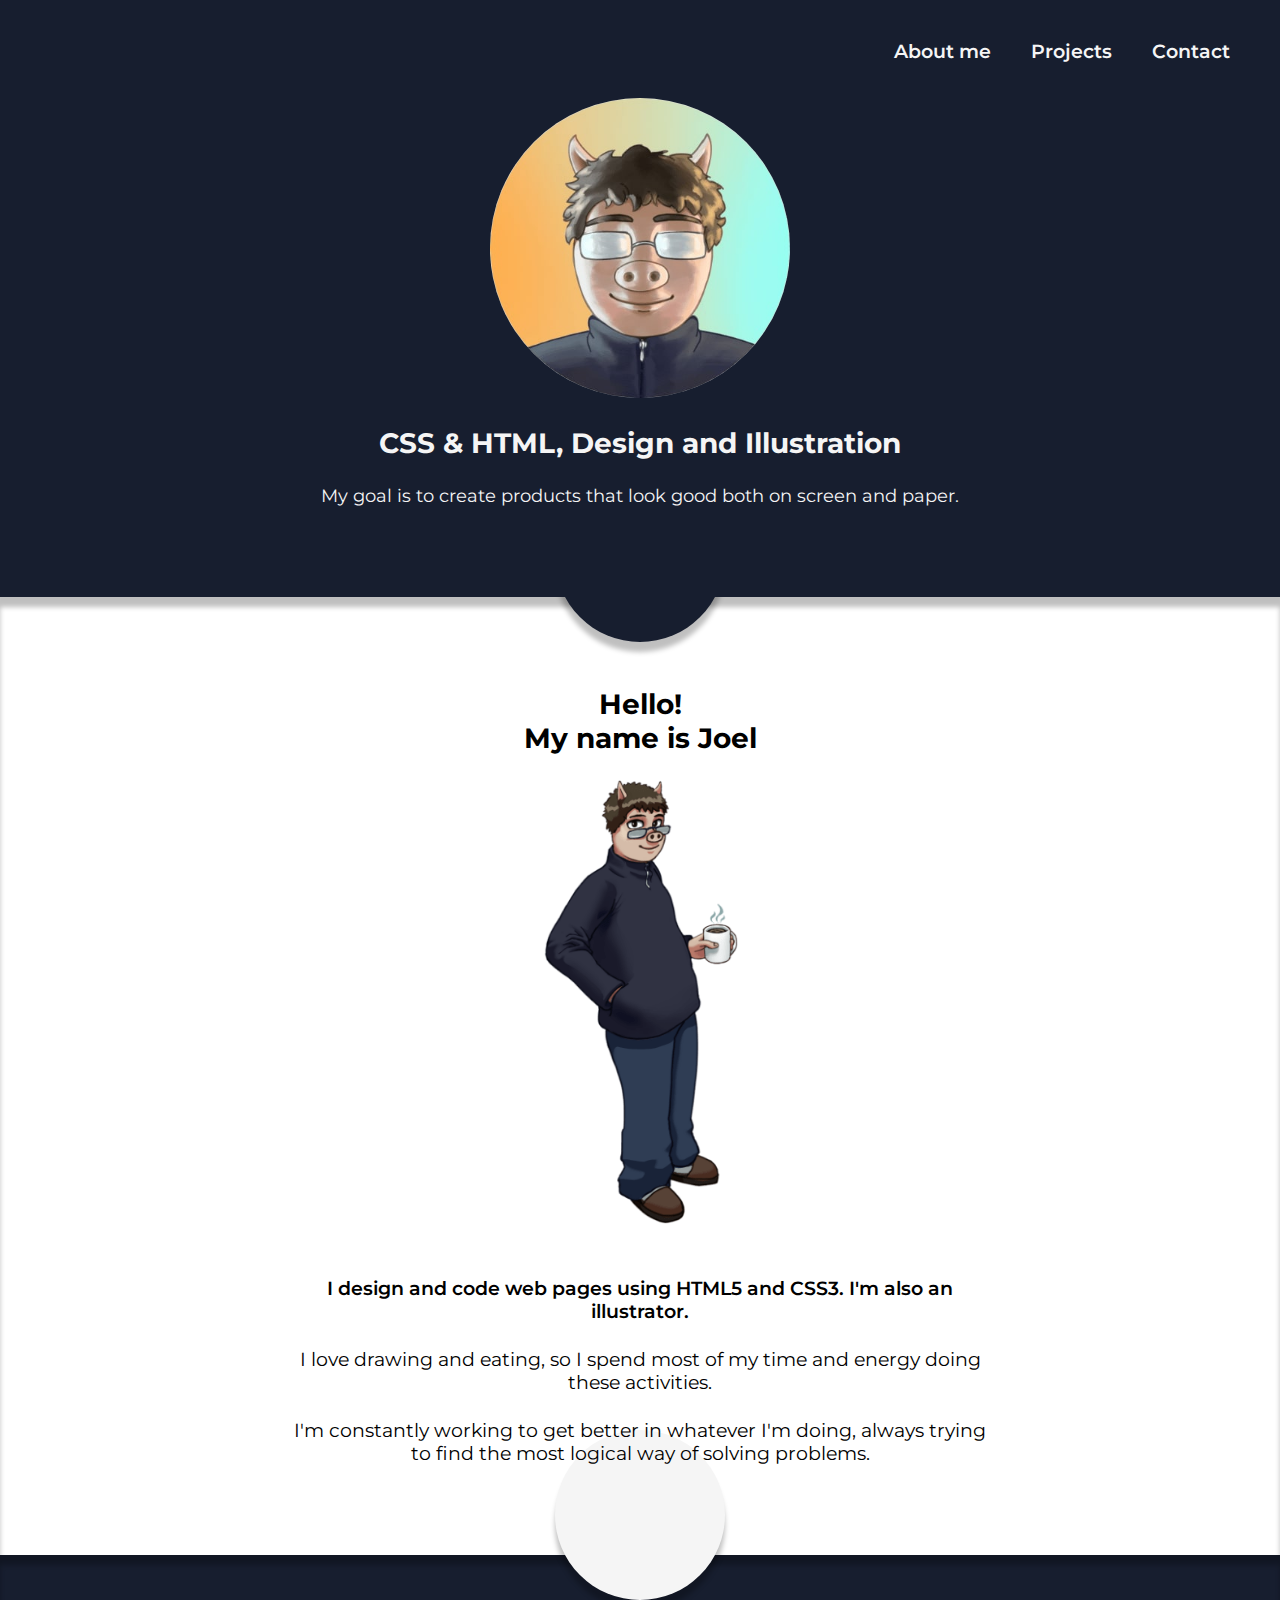
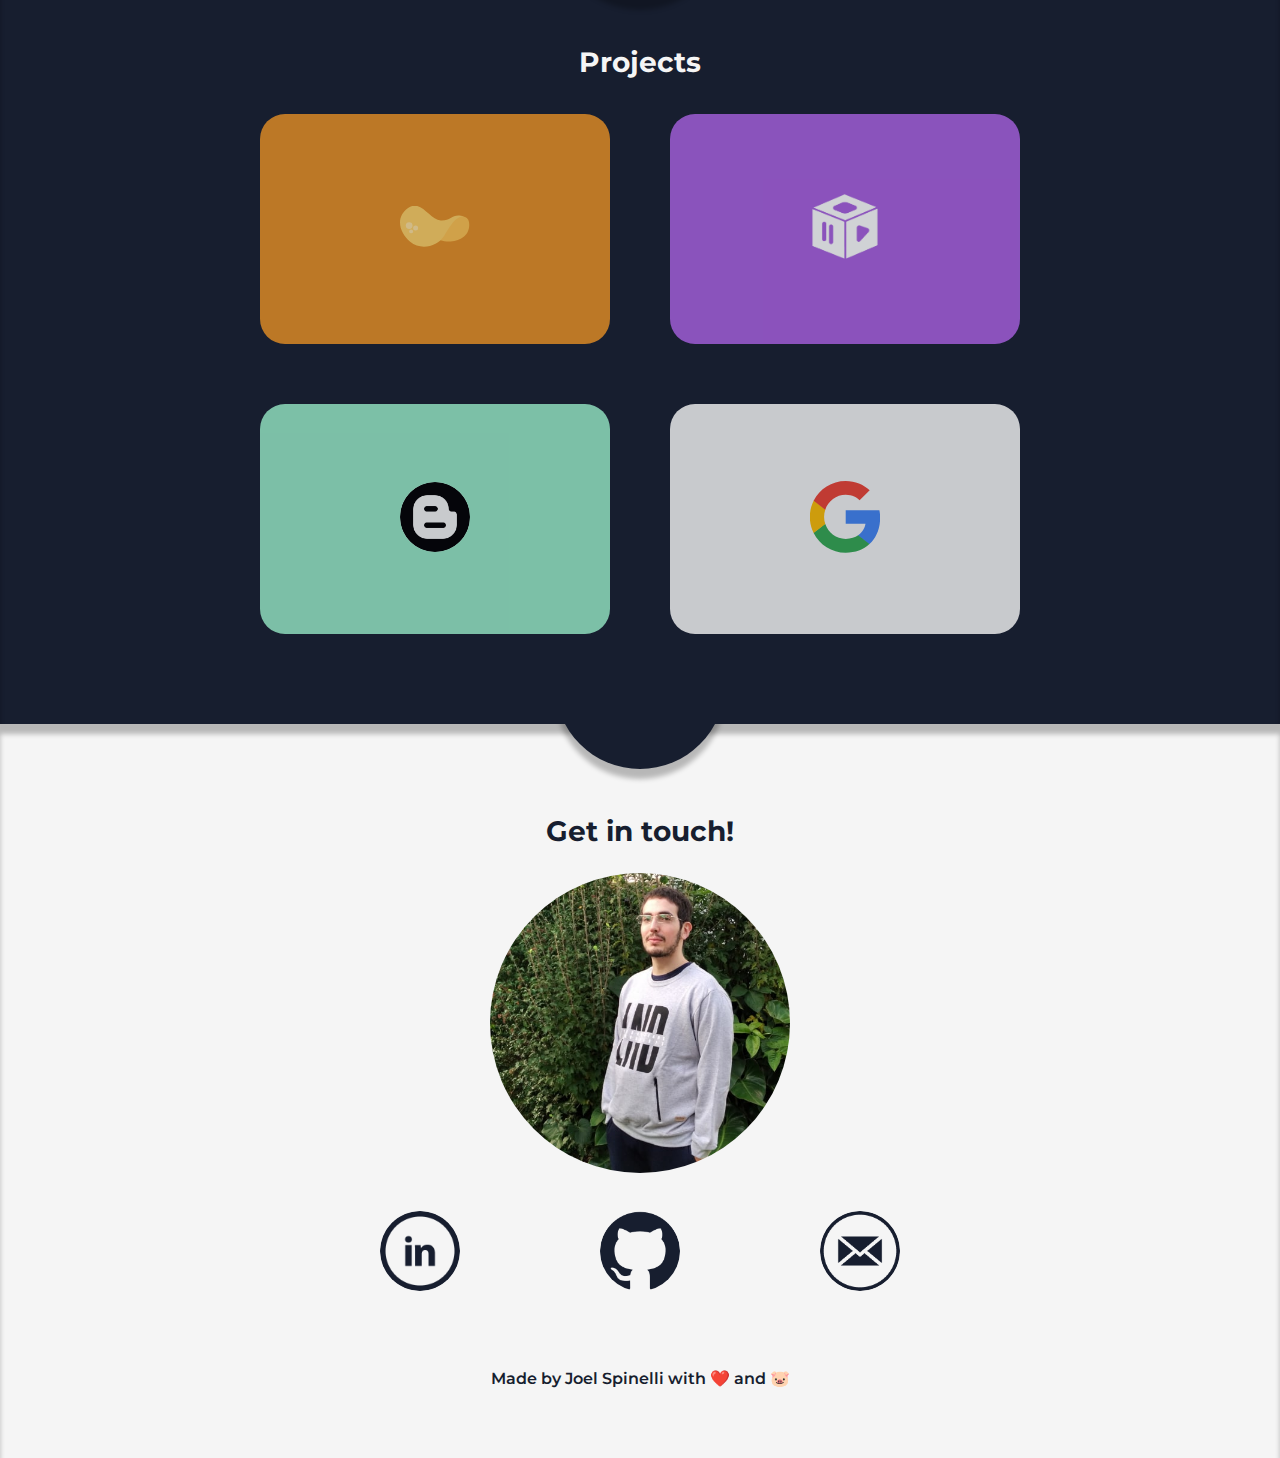
<file: index.html>
<!DOCTYPE html>
<html lang="en">

<head>
    <meta charset="UTF-8">
    <meta http-equiv="X-UA-Compatible" content="IE=edge">
    <meta name="viewport" content="width=device-width, initial-scale=1.0">
    <title>Joel Spinelli</title>
    <link rel="preconnect" href="https://fonts.gstatic.com">
    <link
        href="https://fonts.googleapis.com/css2?family=Montserrat:wght@400;600;700&family=Source+Sans+Pro:wght@400;600&display=swap"
        rel="stylesheet">
    <link rel="stylesheet" href="./css/style.css">
</head>

<body class="body">

    <header class="header section">
        <nav class="header__nav">
            <label for="toggle">
                <div class="menu-btn">
                    <div class="menu-btn__burger"></div>
                </div>
            </label>
            <input type="checkbox" id="toggle" />
            <div class="menu">
                <a href="#about-me">About me</a>
                <a href="#projects">Projects</a>
                <a href="#contact">Contact</a>
            </div>
        </nav>
        <div class="header__image-container center-content">
            <img src="./assets/self-portrait-mobile.jpg" alt="Joel's caricature self-portrait">
        </div>
        <div class="header__text-container center-content">
            <h1 class="section-heading">CSS & HTML, Design and Illustration</h1>
            <p>My goal is to create products that look good both on screen and paper.</p>
        </div>
    </header>

    <main>
        <section class="section about-me" id="about-me">
            <div class="section-decoration"></div>
            <div class="center-content">
                <h1 class="about-me__heading-container section-heading">
                    Hello!
                    <br />
                    My name is Joel
                </h1>
            </div>
            <div class="about-me__image-container center-content">
                <img src="./assets/full-body-small.png" alt="Joel's caricature full-body drawing">
            </div>
            <div class="about-me__text-container center-content">
                <p>I design and code web pages using HTML5 and CSS3. I'm also an illustrator.</p>
                <p>I love drawing and eating, so I spend most of my time and energy doing these activities.</p>
                <p>I'm constantly working to get better in whatever I'm doing, always trying to find the most logical
                    way of solving problems.</p>
            </div>
        </section>
        <section class="section projects" id="projects">
            <div class="section-decoration"></div>
            <h1 class="section-heading">Projects</h1>
            <div class="projects__grid-container center-content">
                <article class="batata-bit">
                    <h2>Batata Bit</h2>
                    <span class="batata-icon"></span>
                    <a class="project-button" href="./projects/batata-bit/index.html" target="_blank">View project <span
                            class="arrow-icon"></span></a>
                </article>
                <article class="platzi-video">
                    <h2>PlatziVideo</h2>
                    <span class="platzi-icon"></span>
                    <a class="project-button" href="./projects/platzi-video/index.html" target="_blank">View project
                        <span class="arrow-icon"></span></a>
                </article>
                <article class="generic-blog">
                    <h2>Generic Blog</h2>
                    <span class="blog-icon"></span>
                    <a class="project-button" href="./projects/blog/index.html" target="_blank">View project <span
                            class="arrow-icon"></span></a>
                </article>
                <article class="google-clone">
                    <h2>Google Clone</h2>
                    <span class="google-icon"></span>
                    <a class="project-button" href="./projects/google-clone/index-eng.html" target="_blank">View project
                        <span class="arrow-icon"></span></a>
                </article>
            </div>
        </section>
    </main>

    <footer class="contact section" id="contact">
        <div class="section-decoration"></div>
        <h1 class="section-heading">Get in touch!</h1>
        <div class="contact__image-container center-content">
            <img src="./assets/profile-picture.jpg" alt="Joel's profile picture" />
        </div>
        <div class="contact__links-container">
            <a href="https://www.linkedin.com/in/joel-spinelli-497a1418b/" title="LinkedIn profile" target="_blank"
                rel="noreferrer">
                <span class="linkedin-icon"></span>
            </a>
            <a href="https://github.com/joelspi97" title="Github profile" target="_blank" rel="noreferrer">
                <span class="github-icon"></span>
            </a>
            <a href="mailto:joelspi97@gmail.com" title="Send e-mail" rel="noreferrer">
                <span class="mail-icon"></span>
            </a>
        </div>
        <p>Made by Joel Spinelli with ❤️️ and 🐷</p>

        <script src="./main.js"></script>
        
    </footer>

</body>

</html>
</file>
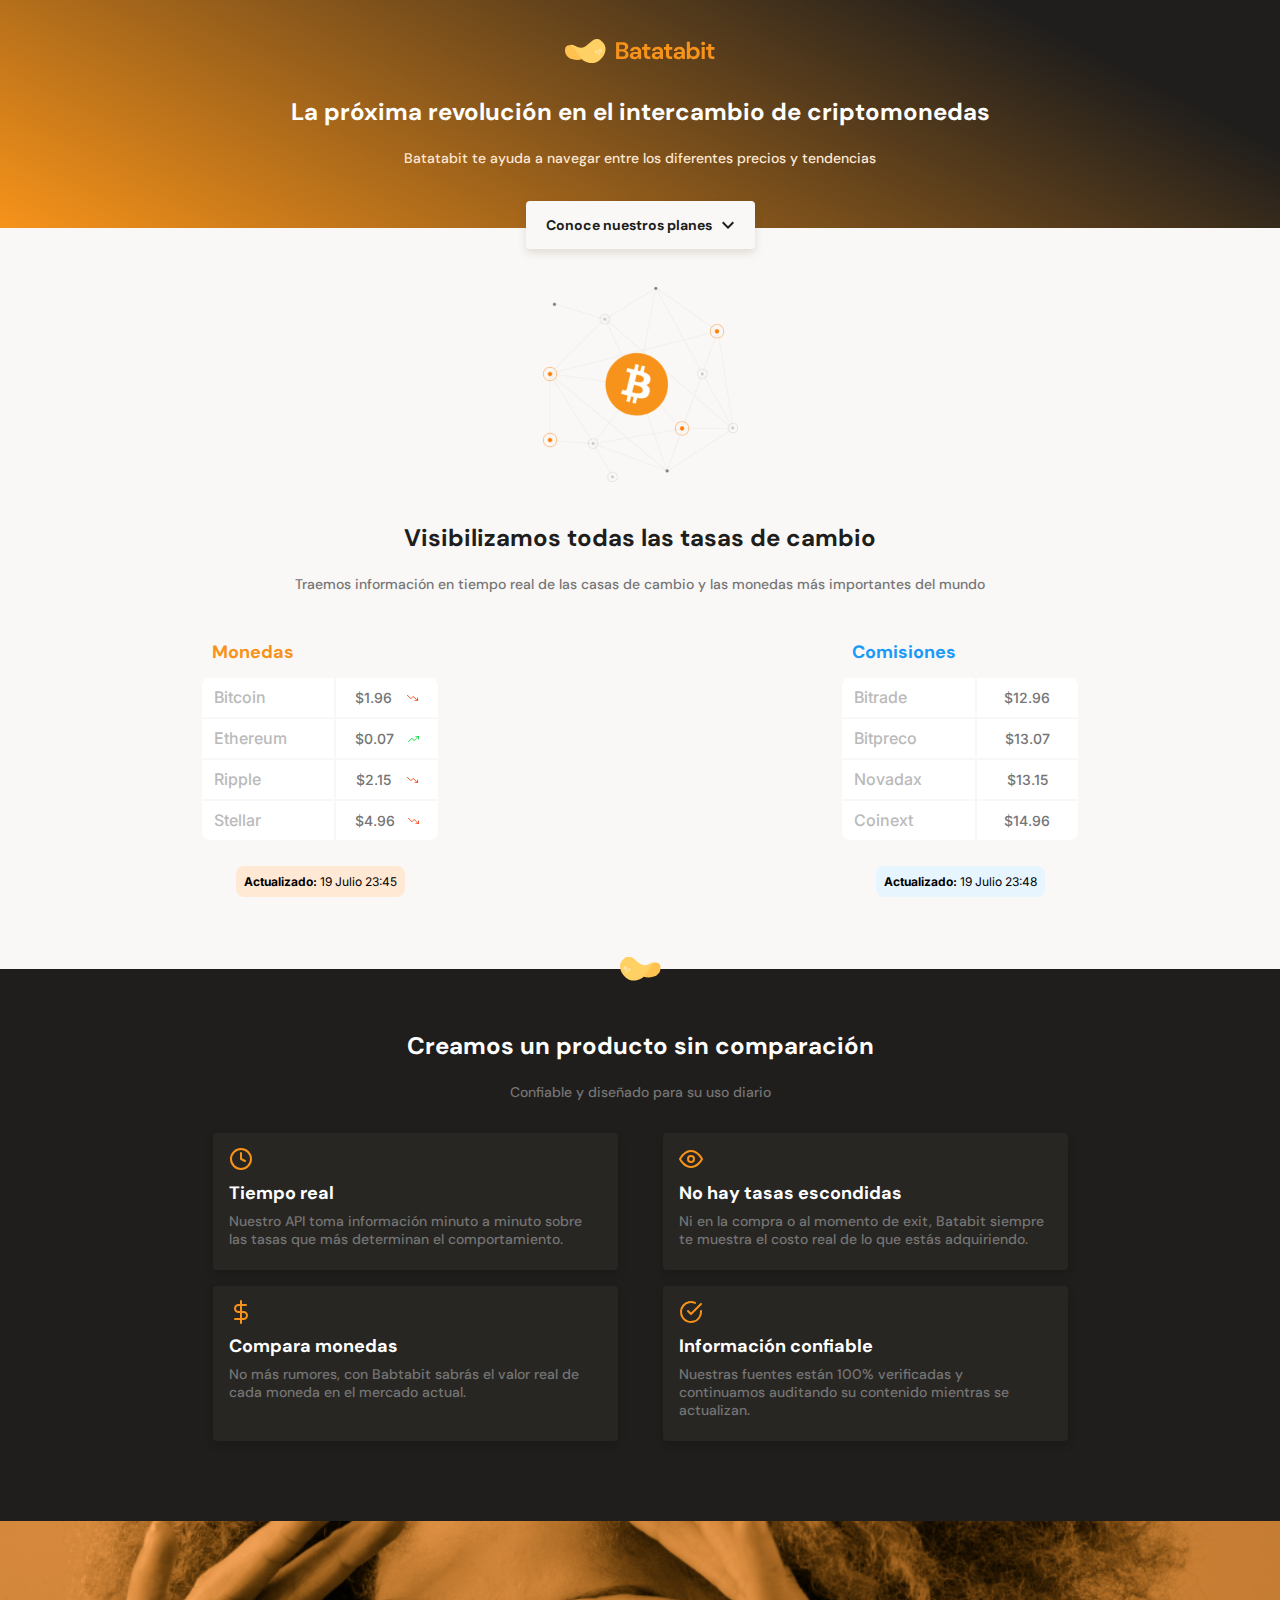
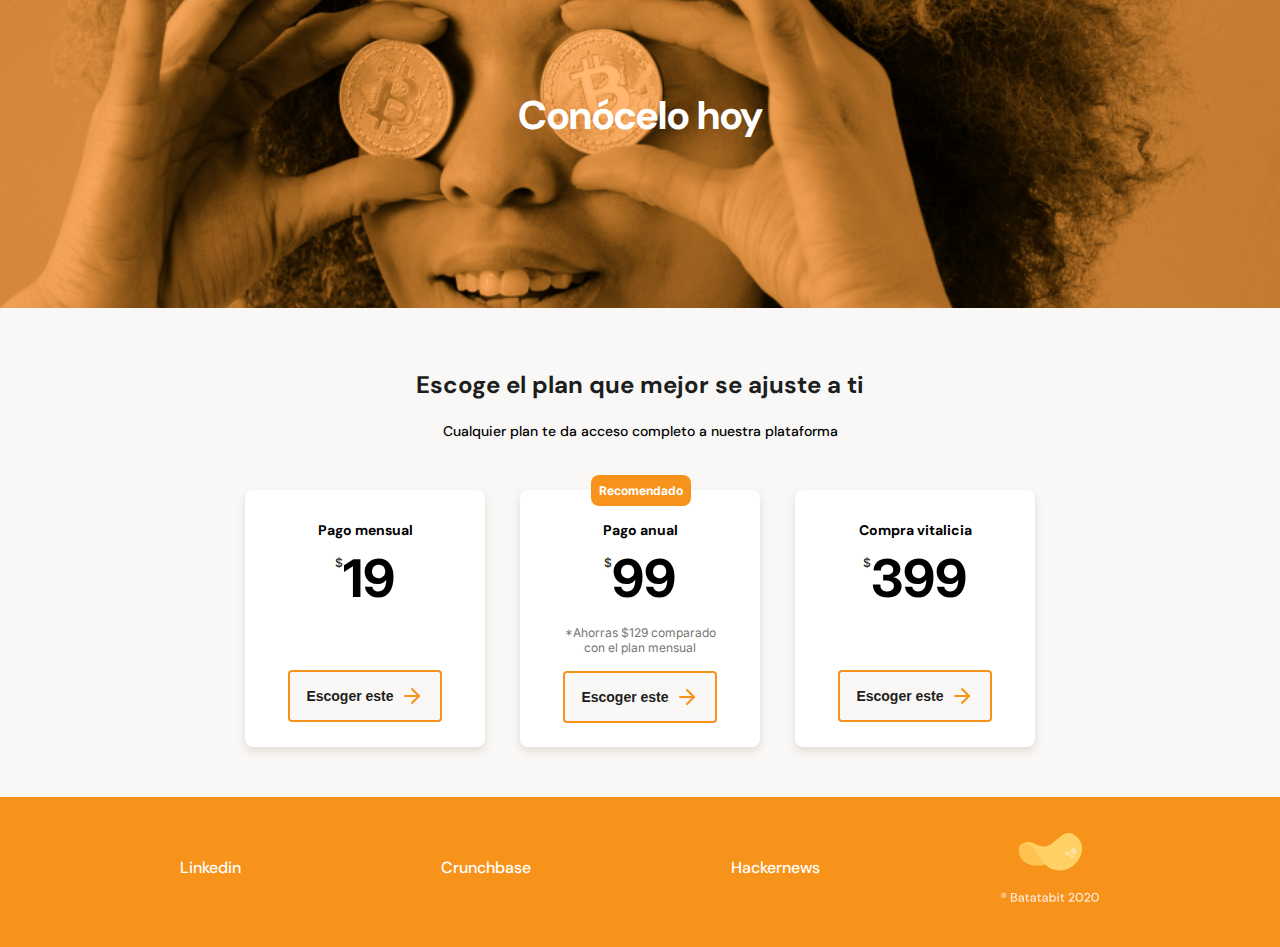
<file: projects/batata-bit/index.html>
<!DOCTYPE html>
<html lang="en">

<head>
    <meta charset="UTF-8">
    <meta http-equiv="X-UA-Compatible" content="IE=edge">
    <meta name="viewport" content="width=device-width, initial-scale=1.0">
    <meta name="description" content="Ejemplo de aplicación falsa de criptomonedas">
    <meta name="robots" content="index,follow">
    <title>BatataBit</title>
    <link rel="preconnect" href="https://fonts.gstatic.com">
    <link href="https://fonts.googleapis.com/css2?family=DM+Sans:wght@500;700&family=Inter:wght@500&display=swap"
        rel="stylesheet">
    <link rel="stylesheet" href="./css/style.css">
    <link rel="stylesheet" href="./css/mediaQueries/minorQueries.css" media="(min-width: 420px)">
    <link rel="stylesheet" href="./css/mediaQueries/tablet.css" media="(min-width: 900px)">
</head>

<body>
    <header class="header">
        <img class="header__logo" src="./assets/img/logo.svg" alt="Logo de BatataBit">
        <div class="text-container header__text-container">
            <h1 class="section-heading">La próxima revolución en el intercambio de criptomonedas</h1>
            <p class="text">Batatabit te ayuda a navegar entre los diferentes precios y tendencias</p>
            <a class="header__button" href="#plans">Conoce nuestros planes <span
                    class="icon down-arrow-icon"></span></a>
        </div>
    </header>
    <main>
        <section class="currencies">
            <img class="currencies__image" src="./assets/img/bitcoin.svg" alt="Imagen decorativa de Bitcoin">
            <div class="text-container currencies__text-container">
                <h1 class="section-heading">Visibilizamos todas las tasas de cambio</h1>
                <p class="text">Traemos información en tiempo real de las casas de cambio y las monedas más importantes
                    del mundo</p>
            </div>
            <section class="currencies-tables">
                <article class="currencies-tables__container">
                    <h2>Monedas</h2>
                    <table>
                        <tr>
                            <td class="table-top-left">Bitcoin</td>
                            <td class="table-right table-top-right">$1.96 <span class="icon trending-down-icon"></span>
                            </td>
                        </tr>
                        <tr>
                            <td>Ethereum</td>
                            <td class="table-right">$0.07 <span class="icon trending-up-icon"></span></td>
                        </tr>
                        <tr>
                            <td>Ripple</td>
                            <td class="table-right">$2.15 <span class="icon trending-down-icon"></span></td>
                        </tr>
                        <tr>
                            <td class="table-bottom-left">Stellar</td>
                            <td class="table-right table-bottom-right">$4.96 <span
                                    class="icon trending-down-icon"></span></td>
                        </tr>
                    </table>
                    <p class="currencies-tables__update"><strong>Actualizado:</strong> 19 Julio 23:45</p>
                </article>
                <span class="icon down-arrow-icon right-arrow-icon"></span>
                <span class="icon down-arrow-icon left-arrow-icon"></span>
                <article class="currencies-tables__container commissions__table-container">
                    <h2 class="commissions__heading">Comisiones</h2>
                    <table>
                        <tr>
                            <td class="table-top-left">Bitrade</td>
                            <td class="table-right table-top-right">$12.96</td>
                        </tr>
                        <tr>
                            <td>Bitpreco</td>
                            <td class="table-right">$13.07</td>
                        </tr>
                        <tr>
                            <td>Novadax</td>
                            <td class="table-right">$13.15</td>
                        </tr>
                        <tr>
                            <td class="table-bottom-left">Coinext</td>
                            <td class="table-right table-bottom-right">$14.96</td>
                        </tr>
                    </table>
                    <p class="currencies-tables__update commissions__update"><strong>Actualizado:</strong> 19 Julio
                        23:48</p>
                </article>
            </section>
        </section>
        <section class="description">
            <span class="icon batata-icon"></span>
            <div class="text-container description__heading-container">
                <h1 class="section-heading">Creamos un producto sin comparación</h1>
                <p class="text">Confiable y diseñado para su uso diario</p>
            </div>
            <div class="description__articles-container">
                <article class="text-container description__article">
                    <span class="icon clock-icon"></span>
                    <h2>Tiempo real</h2>
                    <p class="text">Nuestro API toma información minuto a minuto sobre las tasas que más determinan el
                        comportamiento.</p>
                </article>
                <article class="text-container description__article">
                    <span class="icon eye-icon"></span>
                    <h2>No hay tasas escondidas</h2>
                    <p class="text">Ni en la compra o al momento de exit, Batabit siempre te muestra el costo real de lo que
                        estás adquiriendo.</p>
                </article>
                <article class="text-container description__article">
                    <span class="icon dollar-sign-icon"></span>
                    <h2>Compara monedas</h2>
                    <p class="text">No más rumores, con Babtabit sabrás el valor real de cada moneda en el mercado actual.
                    </p>
                </article>
                <article class="text-container description__article">
                    <span class="icon check-circle-icon"></span>
                    <h2>Información confiable</h2>
                    <p class="text">Nuestras fuentes están 100% verificadas y continuamos auditando su contenido mientras se
                        actualizan.</p>
                </article>
            </div>
        </section>
        <section class="hero-image-container">
            <h1 class="section-heading">Conócelo hoy</h1>
        </section>
        <section class="plans" id="plans">
            <div class="text-container">
                <h1 class="section-heading">Escoge el plan que mejor se ajuste a ti</h1>
                <p class="text">Cualquier plan te da acceso completo a nuestra plataforma</p>
            </div>
            <section class="plans-slider">
                <article class="plans-slider__card monthly-card">
                    <h2>Pago mensual</h2>
                    <p class="price secondary-card__price">$19</p>
                    <button>Escoger este <span class="icon orange-arrow-icon"></span></button>
                </article>
                <article class="plans-slider__card annual-card">
                    <p class="recommended">Recomendado</p>
                    <h2>Pago anual</h2>
                    <p class="price">$99</p>
                    <p class="saving">*Ahorras $129 comparado con el plan mensual</p>
                    <button>Escoger este <span class="icon orange-arrow-icon"></span></button>
                </article>
                <article class="plans-slider__card life-card">
                    <h2>Compra vitalicia</h2>
                    <p class="price secondary-card__price">$399</p>
                    <button>Escoger este <span class="icon orange-arrow-icon"></span></button>
                </article>
            </section>
        </section>
    </main>
    <footer>
        <div class="footer__links-container">
            <ul>
                <li>
                    <a class="text" href="#">Linkedin</a>
                </li>
                <li>
                    <a class="text" href="#">Crunchbase</a>
                </li>
                <li>
                    <a class="text" href="#">Hackernews</a>
                </li>
            </ul>
        </div>
        <img class="footer__image" src="./assets/img/logo-footer.svg" alt="Logo de Batatabit 2020">
    </footer>
</body>

</html>
</file>
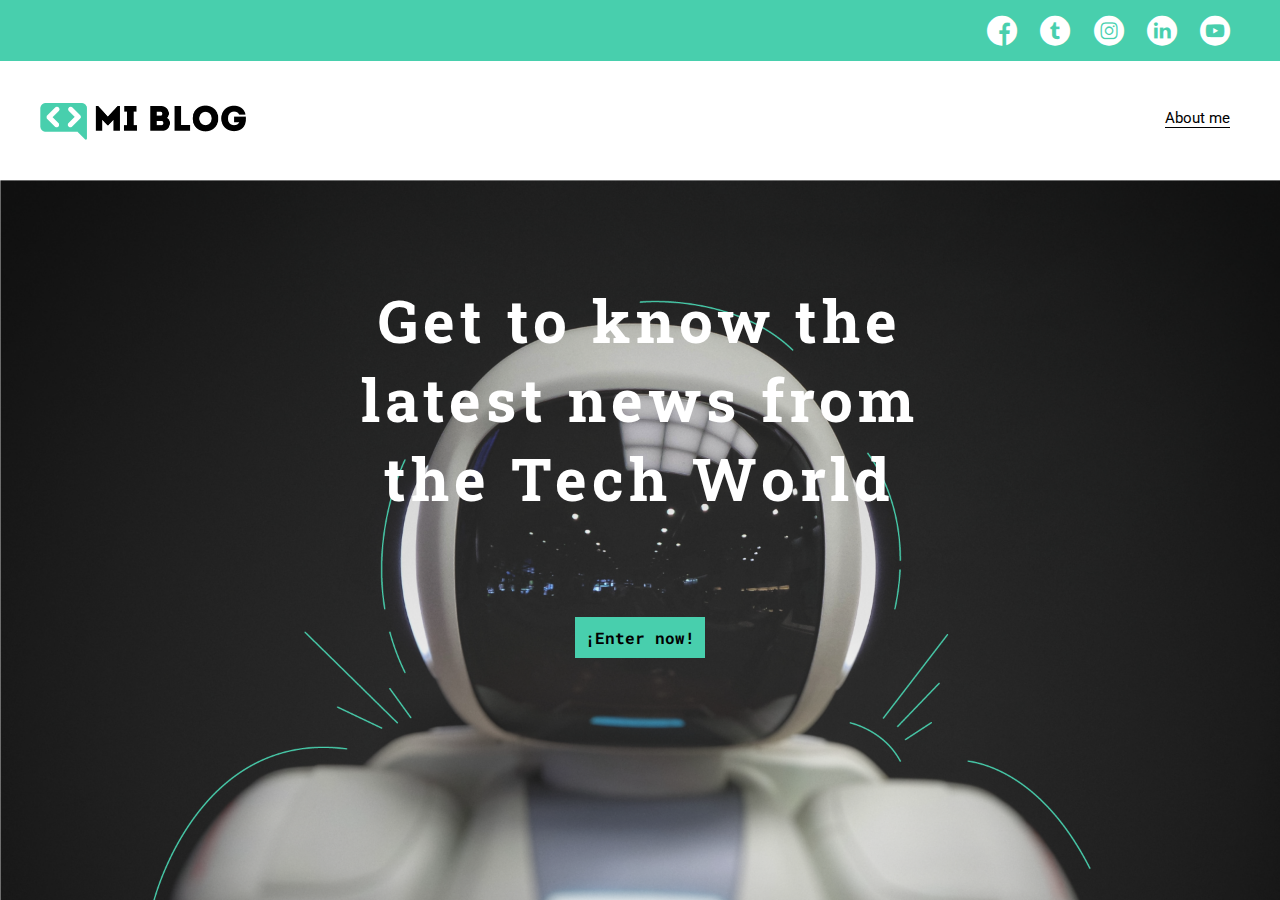
<file: projects/blog/index.html>
<!DOCTYPE html>
<html lang="en">

<head>
    <meta charset="UTF-8">
    <meta http-equiv="X-UA-Compatible" content="IE=edge">
    <meta name="viewport" content="width=device-width, initial-scale=1.0">
    <meta name="description" content="Blog personal de Joel Spinelli" />
    <meta name="robots" content="index,follow" />
    <title>My Blog</title>
    <link rel="stylesheet" href="./css/style.css" />
    <link rel="stylesheet" href="./css/font/flaticon.css" />
    <link rel="stylesheet" href="./css/media-queries.css" />
</head>

<body>
    <header>
        <section class="header__icons-section">
            <div class="header__icons-container">
                <a href="#">
                    <span class="fimanager flaticon-001-facebook"></span>
                </a>
                <a href="#">
                    <span class="fimanager flaticon-002-twitter"></span>
                </a>
                <a href="#">
                    <span class="fimanager flaticon-011-instagram"></span>
                </a>
                <a href="#">
                    <span class="fimanager flaticon-010-linkedin"></span>
                </a>
                <a href="#">
                    <span class="fimanager flaticon-008-youtube"></span>
                </a>
            </div>
        </section>
        <nav>
            <section class="nav__logo-container">
                <a href="./index.html">
                    <img src="./assets/img/logo-negro_5e54ab1b-d3f0-47d9-a4d1-d1b4cf9ba825.png" alt="Logo del blog" />
                </a>
            </section>
            <section class="nav__link-container">
                <a href="./profile.html">About me</a>
            </section>
        </nav>
    </header>
    <main class="home-main">
        <section>
            <div class="main__text-container">
                <h1>Get to know the latest news from the Tech World</h1>
            </div>
            <a class="main__button" href="./blogs.html">¡Enter now!</a>
        </section>
    </main>
</body>

</html>
</file>
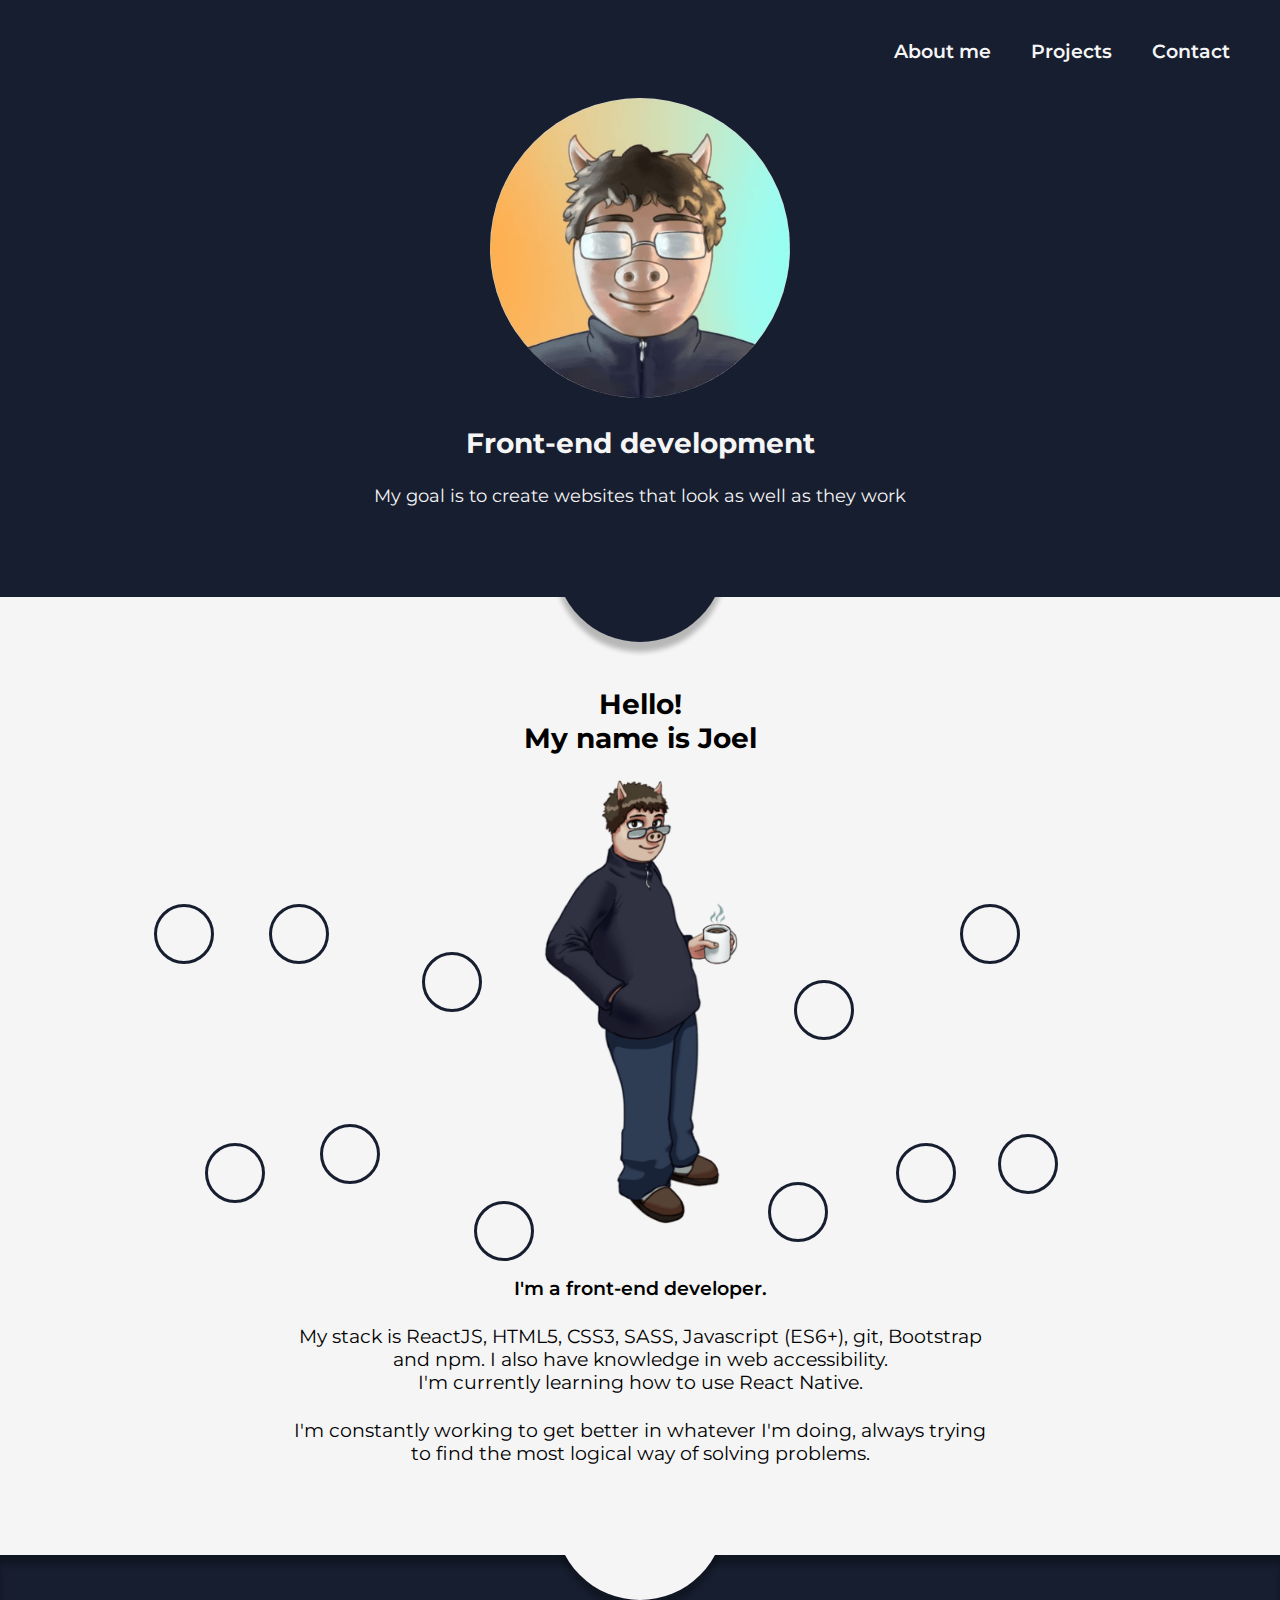
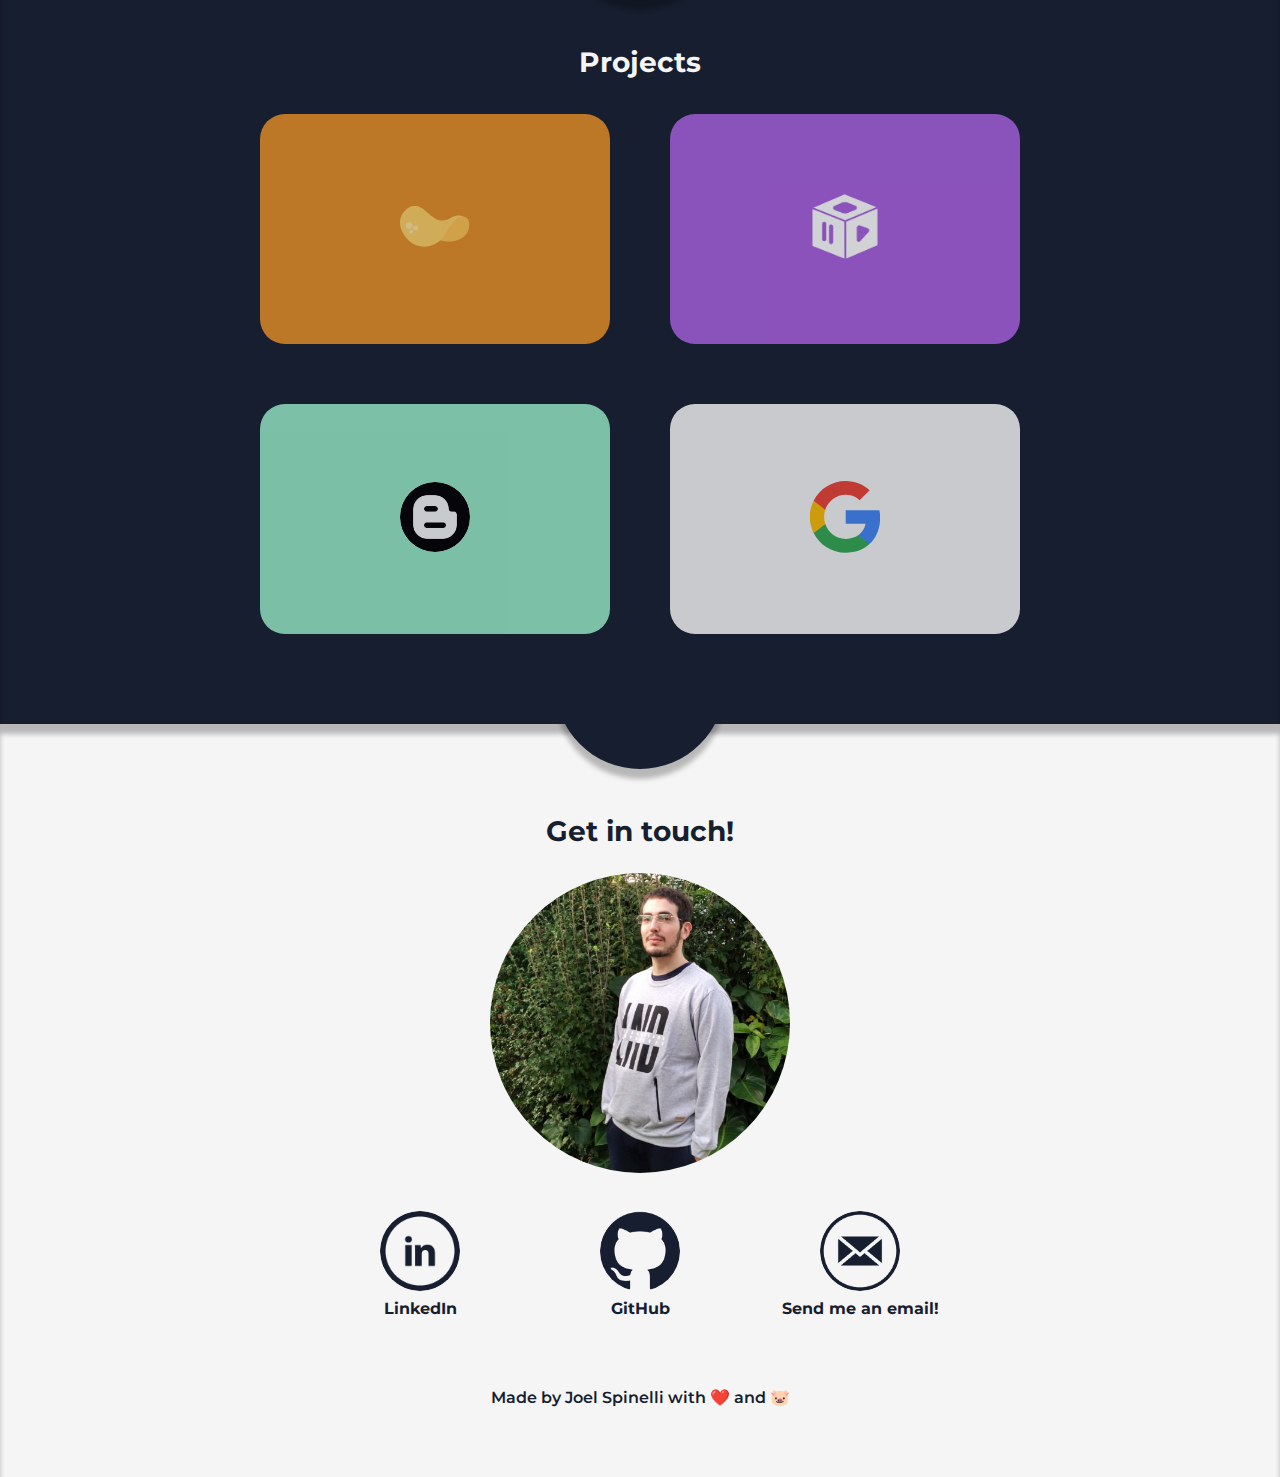
<file: home.html>
<!DOCTYPE html>
<html lang="en">

<head>
    <meta charset="UTF-8">
    <meta http-equiv="X-UA-Compatible" content="IE=edge">
    <meta name="viewport" content="width=device-width, initial-scale=1.0">
    <meta name="description" content="Front-end web development, UI design and illustration" />
    <meta name="robots" content="index,follow" />
    <title>Joel Spinelli</title>
    <link rel="preconnect" href="https://fonts.gstatic.com">
    <link
        href="https://fonts.googleapis.com/css2?family=Montserrat:wght@400;600;700&family=Source+Sans+Pro:wght@400;600&display=swap"
        rel="stylesheet">
    <link rel="icon" href="./assets/tab-icon.ico" type="image/ico">
    <link rel="stylesheet" href="./css/style.css">
</head>

<body class="body">

    <header class="header section">
        <nav class="header__nav">
            <label for="toggle">
                <div class="menu-btn" tabindex="0" aria-label="Open menu">
                    <div class="menu-btn__burger"></div>
                </div>
            </label>
            <input type="checkbox" id="toggle" />
            <div class="menu">
                <a class="nav-link" href="#about-me">About me</a>
                <a class="nav-link" href="#projects">Projects</a>
                <a class="nav-link" href="#contact">Contact</a>
            </div>
        </nav>
        <div class="header__image-container center-content">
            <img src="./assets/self-portrait-mobile.jpg" alt="">
        </div>
        <div class="header__text-container center-content">
            <h1 class="section-heading">Front-end development</h1>
            <p>My goal is to create websites that look as well as they work</p>
        </div>
    </header>

    <main>
        <section class="section about-me" id="about-me">
            <div class="section-decoration"></div>
            <!-- <div class="wrapper"> -->
                <div class="about-me__animation">
                    <div></div>
                    <div></div>
                    <div></div>
                    <div></div>
                    <div></div>
                    <div></div>
                    <div></div>
                    <div></div>
                    <div></div>
                    <div></div>
                    <div></div>
                </div>
            <!-- </div> -->
            <div class="center-content">
                <h1 class="about-me__heading-container section-heading">
                    Hello!
                    <br />
                    My name is Joel
                </h1>
            </div>
            <div class="about-me__image-container center-content">
                <img src="./assets/full-body-small.png" alt="Joel's caricature full-body drawing">
            </div>
            <div class="about-me__text-container center-content">
                <p>I'm a front-end developer.</p>
                <p>My stack is ReactJS, HTML5, CSS3, SASS, Javascript (ES6+), git, Bootstrap and npm. I also have knowledge in web accessibility.
                <br />
                I'm currently learning how to use React Native.</p>
                <p>I'm constantly working to get better in whatever I'm doing, always trying to find the most logical way of solving problems.</p>
            </div>
        </section>
        <section class="section projects" id="projects">
            <div class="section-decoration"></div>
            <h1 class="section-heading">Projects</h1>
            <div class="projects__grid-container center-content">
                <article class="batata-bit">
                    <h2>Batata Bit</h2>
                    <span class="batata-icon"></span>
                    <a class="project-button" href="./projects/batata-bit/index.html" target="_blank" aria-label="Go to the Batata Bit project webpage">View project <span class="arrow-icon"></span></a>
                </article>
                <article class="platzi-video">
                    <h2>PlatziVideo</h2>
                    <span class="platzi-icon"></span>
                    <a class="project-button" href="./projects/platzi-video/index.html" target="_blank" aria-label="Go to the Platzi Video project webpage">View project
                        <span class="arrow-icon"></span></a>
                </article>
                <article class="generic-blog">
                    <h2>Generic Blog</h2>
                    <span class="blog-icon"></span>
                    <a class="project-button" href="./projects/blog/index.html" target="_blank" aria-label="Go to the Generic Blog project webpage">View project <span
                            class="arrow-icon"></span></a>
                </article>
                <article class="google-clone">
                    <h2>Google Clone</h2>
                    <span class="google-icon"></span>
                    <a class="project-button" href="./projects/google-clone/index-eng.html" target="_blank" aria-label="Go to the Google Clone project webpage">View project
                        <span class="arrow-icon"></span></a>
                </article>
            </div>
        </section>
    </main>

    <footer class="contact section" id="contact">
        <div class="section-decoration"></div>
        <h1 class="section-heading">Get in touch!</h1>
        <div class="contact__image-container center-content">
            <img src="./assets/profile-picture.jpg" alt="" />
        </div>
        <div class="contact__links-container">
            <a href="https://www.linkedin.com/in/joel-spinelli-497a1418b/" title="LinkedIn profile" target="_blank"
                rel="noreferrer" aria-label="Visit my LinkedIn profile">
                <span class="linkedin-icon"></span>
                LinkedIn
            </a>
            <a href="https://github.com/joelspi97" title="Github profile" target="_blank" rel="noreferrer" aria-label="Visit my GitHub profile">
                <span class="github-icon"></span>
                GitHub
            </a>
            <a href="mailto:joelspi97@gmail.com" title="Send me an email" rel="noreferrer">
                <span class="mail-icon"></span>
                Send me an email!
            </a>
        </div>
        <p>Made by Joel Spinelli with <span aria-label="love">❤️️</span> and <span aria-label="porcine power">🐷</span></p>

        <script src="./main.js"></script>
        
    </footer>

</body>

</html>
</file>
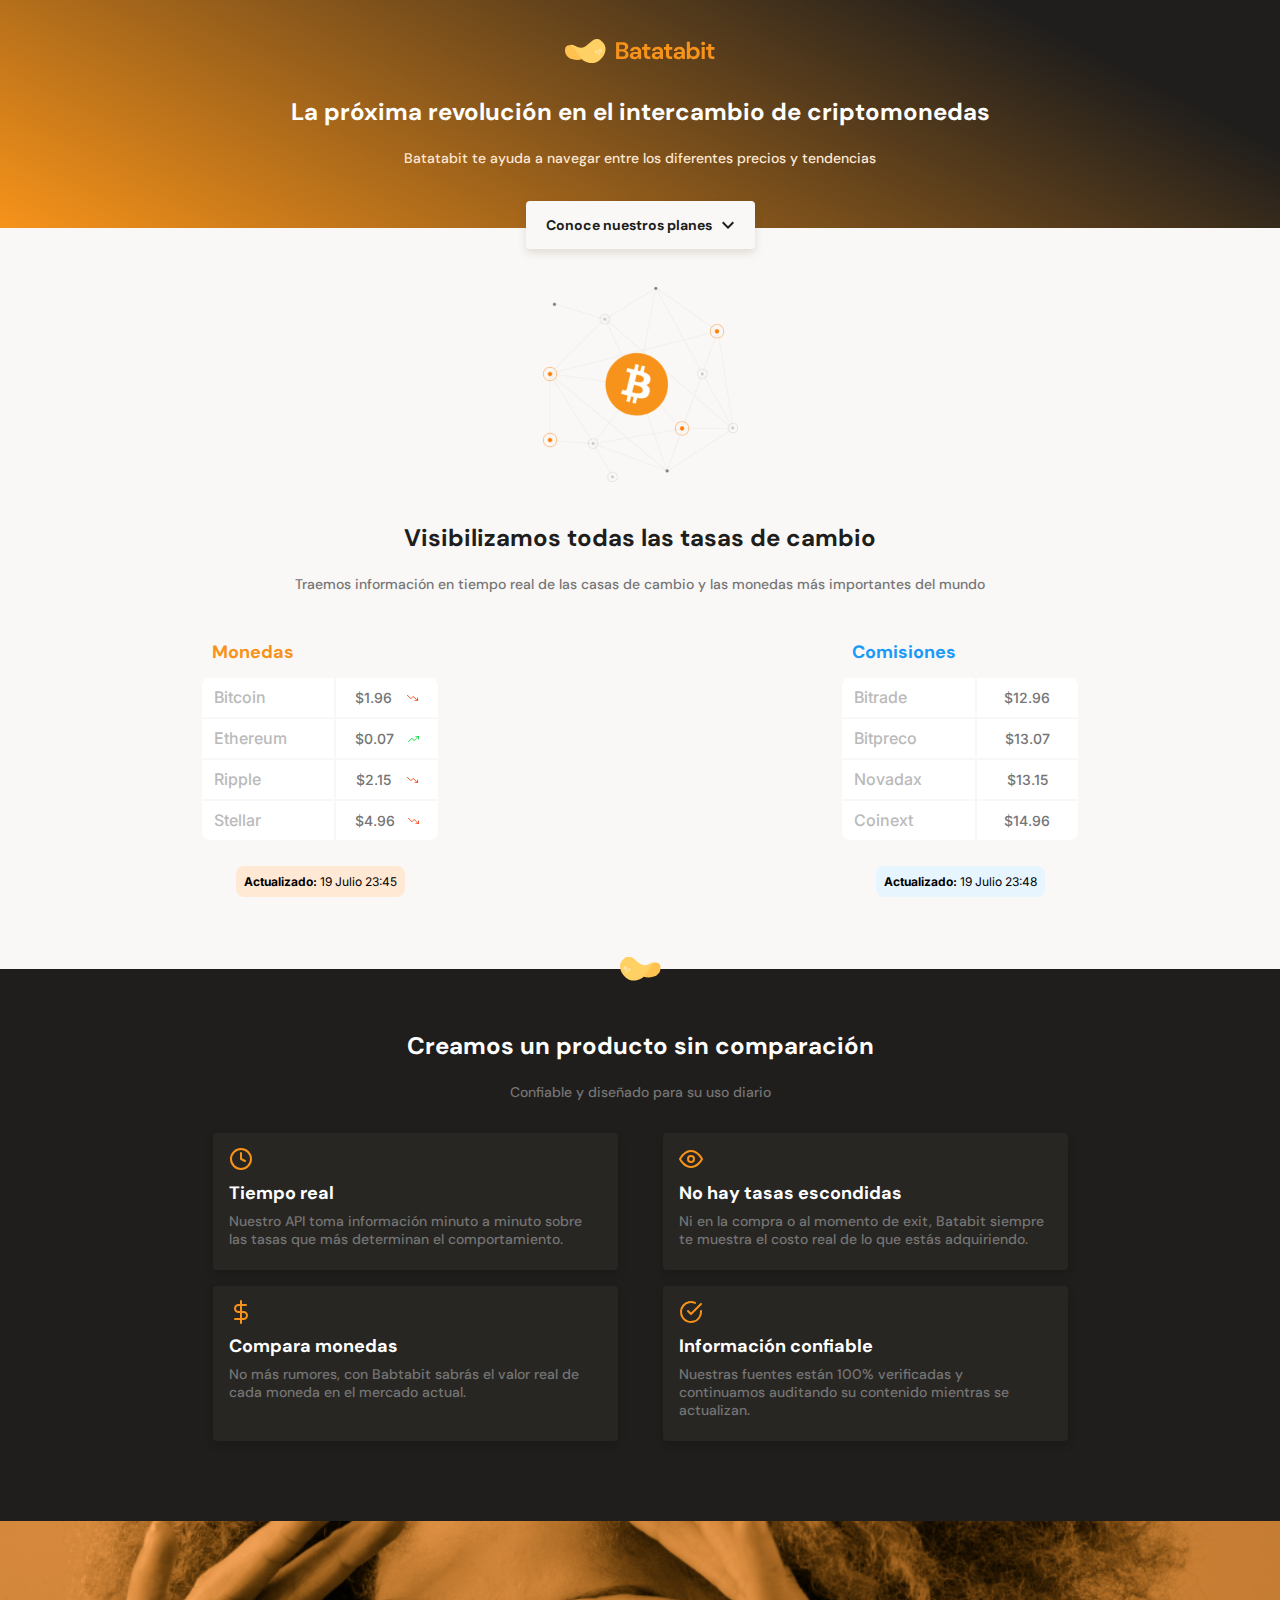
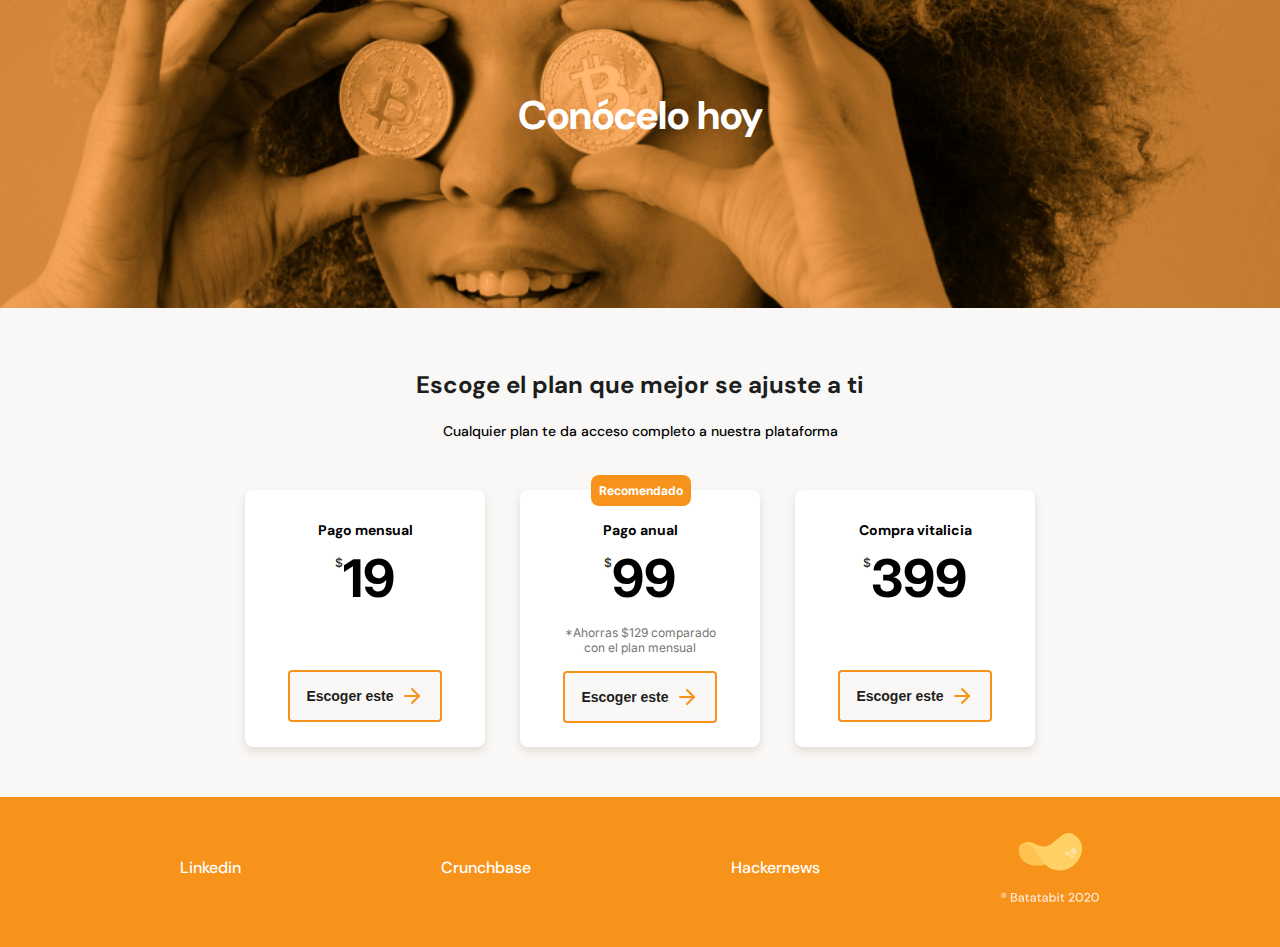
<file: projects/batata-bit/index-esp.html>
<!DOCTYPE html>
<html lang="en">

<head>
    <meta charset="UTF-8">
    <meta http-equiv="X-UA-Compatible" content="IE=edge">
    <meta name="viewport" content="width=device-width, initial-scale=1.0">
    <meta name="description" content="Ejemplo de aplicación falsa de criptomonedas">
    <meta name="robots" content="index,follow">
    <title>BatataBit</title>
    <link rel="preconnect" href="https://fonts.gstatic.com">
    <link href="https://fonts.googleapis.com/css2?family=DM+Sans:wght@500;700&family=Inter:wght@500&display=swap"
        rel="stylesheet">
    <link rel="stylesheet" href="./css/style.css">
    <link rel="stylesheet" href="./css/mediaQueries/minorQueries.css" media="(min-width: 420px)">
    <link rel="stylesheet" href="./css/mediaQueries/tablet.css" media="(min-width: 900px)">
</head>

<body>
    <header class="header">
        <img class="header__logo" src="./assets/img/logo.svg" alt="Logo de BatataBit">
        <div class="text-container header__text-container">
            <h1 class="section-heading">La próxima revolución en el intercambio de criptomonedas</h1>
            <p class="text">Batatabit te ayuda a navegar entre los diferentes precios y tendencias</p>
            <a class="header__button" href="#plans">Conoce nuestros planes <span
                    class="icon down-arrow-icon"></span></a>
        </div>
    </header>
    <main>
        <section class="currencies">
            <img class="currencies__image" src="./assets/img/bitcoin.svg" alt="Imagen decorativa de Bitcoin">
            <div class="text-container currencies__text-container">
                <h1 class="section-heading">Visibilizamos todas las tasas de cambio</h1>
                <p class="text">Traemos información en tiempo real de las casas de cambio y las monedas más importantes
                    del mundo</p>
            </div>
            <section class="currencies-tables">
                <article class="currencies-tables__container">
                    <h2>Monedas</h2>
                    <table>
                        <tr>
                            <td class="table-top-left">Bitcoin</td>
                            <td class="table-right table-top-right">$1.96 <span class="icon trending-down-icon"></span>
                            </td>
                        </tr>
                        <tr>
                            <td>Ethereum</td>
                            <td class="table-right">$0.07 <span class="icon trending-up-icon"></span></td>
                        </tr>
                        <tr>
                            <td>Ripple</td>
                            <td class="table-right">$2.15 <span class="icon trending-down-icon"></span></td>
                        </tr>
                        <tr>
                            <td class="table-bottom-left">Stellar</td>
                            <td class="table-right table-bottom-right">$4.96 <span
                                    class="icon trending-down-icon"></span></td>
                        </tr>
                    </table>
                    <p class="currencies-tables__update"><strong>Actualizado:</strong> 19 Julio 23:45</p>
                </article>
                <span class="icon down-arrow-icon right-arrow-icon"></span>
                <span class="icon down-arrow-icon left-arrow-icon"></span>
                <article class="currencies-tables__container commissions__table-container">
                    <h2 class="commissions__heading">Comisiones</h2>
                    <table>
                        <tr>
                            <td class="table-top-left">Bitrade</td>
                            <td class="table-right table-top-right">$12.96</td>
                        </tr>
                        <tr>
                            <td>Bitpreco</td>
                            <td class="table-right">$13.07</td>
                        </tr>
                        <tr>
                            <td>Novadax</td>
                            <td class="table-right">$13.15</td>
                        </tr>
                        <tr>
                            <td class="table-bottom-left">Coinext</td>
                            <td class="table-right table-bottom-right">$14.96</td>
                        </tr>
                    </table>
                    <p class="currencies-tables__update commissions__update"><strong>Actualizado:</strong> 19 Julio
                        23:48</p>
                </article>
            </section>
        </section>
        <section class="description">
            <span class="icon batata-icon"></span>
            <div class="text-container description__heading-container">
                <h1 class="section-heading">Creamos un producto sin comparación</h1>
                <p class="text">Confiable y diseñado para su uso diario</p>
            </div>
            <div class="description__articles-container">
                <article class="text-container description__article">
                    <span class="icon clock-icon"></span>
                    <h2>Tiempo real</h2>
                    <p class="text">Nuestro API toma información minuto a minuto sobre las tasas que más determinan el
                        comportamiento.</p>
                </article>
                <article class="text-container description__article">
                    <span class="icon eye-icon"></span>
                    <h2>No hay tasas escondidas</h2>
                    <p class="text">Ni en la compra o al momento de exit, Batabit siempre te muestra el costo real de lo
                        que
                        estás adquiriendo.</p>
                </article>
                <article class="text-container description__article">
                    <span class="icon dollar-sign-icon"></span>
                    <h2>Compara monedas</h2>
                    <p class="text">No más rumores, con Babtabit sabrás el valor real de cada moneda en el mercado
                        actual.
                    </p>
                </article>
                <article class="text-container description__article">
                    <span class="icon check-circle-icon"></span>
                    <h2>Información confiable</h2>
                    <p class="text">Nuestras fuentes están 100% verificadas y continuamos auditando su contenido
                        mientras se
                        actualizan.</p>
                </article>
            </div>
        </section>
        <section class="hero-image-container">
            <h1 class="section-heading">Conócelo hoy</h1>
        </section>
        <section class="plans" id="plans">
            <div class="text-container">
                <h1 class="section-heading">Escoge el plan que mejor se ajuste a ti</h1>
                <p class="text">Cualquier plan te da acceso completo a nuestra plataforma</p>
            </div>
            <section class="plans-slider">
                <article class="plans-slider__card monthly-card">
                    <h2>Pago mensual</h2>
                    <p class="price secondary-card__price">$19</p>
                    <button>Escoger este <span class="icon orange-arrow-icon"></span></button>
                </article>
                <article class="plans-slider__card annual-card">
                    <p class="recommended">Recomendado</p>
                    <h2>Pago anual</h2>
                    <p class="price">$99</p>
                    <p class="saving">*Ahorras $129 comparado con el plan mensual</p>
                    <button>Escoger este <span class="icon orange-arrow-icon"></span></button>
                </article>
                <article class="plans-slider__card life-card">
                    <h2>Compra vitalicia</h2>
                    <p class="price secondary-card__price">$399</p>
                    <button>Escoger este <span class="icon orange-arrow-icon"></span></button>
                </article>
            </section>
        </section>
    </main>
    <footer>
        <div class="footer__links-container">
            <ul>
                <li>
                    <a class="text" href="#">Linkedin</a>
                </li>
                <li>
                    <a class="text" href="#">Crunchbase</a>
                </li>
                <li>
                    <a class="text" href="#">Hackernews</a>
                </li>
            </ul>
        </div>
        <img class="footer__image" src="./assets/img/logo-footer.svg" alt="Logo de Batatabit 2020">
    </footer>
</body>

</html>
</file>
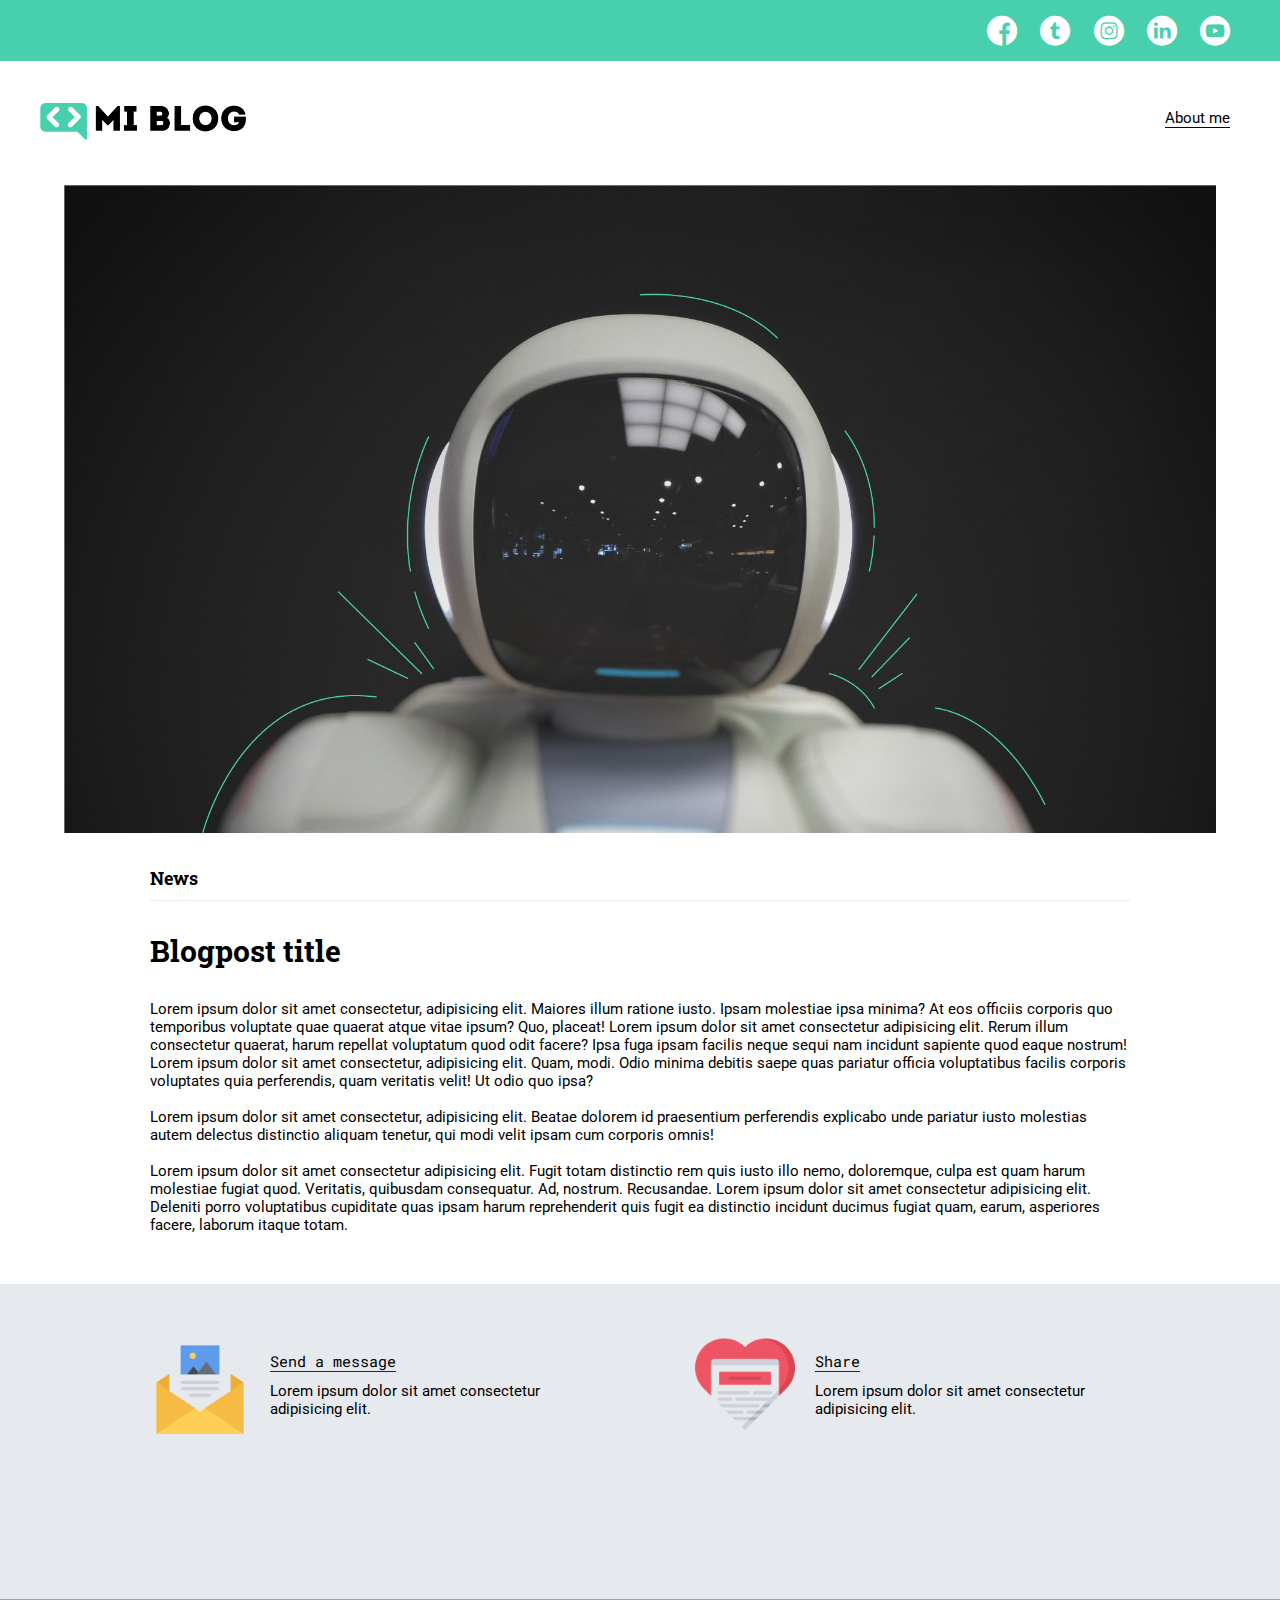
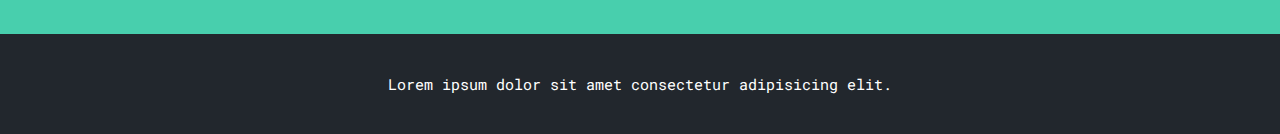
<file: projects/blog/blog.html>
<!DOCTYPE html>
<html lang="en">

<head>
    <meta charset="UTF-8">
    <meta http-equiv="X-UA-Compatible" content="IE=edge">
    <meta name="viewport" content="width=device-width, initial-scale=1.0">
    <meta name="description" content="Blog personal de Joel Spinelli" />
    <meta name="robots" content="index,follow" />
    <title>My Blog</title>
    <link rel="stylesheet" href="./css/style.css" />
    <link rel="stylesheet" href="./css/font/flaticon.css" />
    <link rel="stylesheet" href="./css/media-queries.css" />
</head>

<body>
    <header>
        <section class="header__icons-section">
            <div class="header__icons-container">
                <a href="#">
                    <span class="fimanager flaticon-001-facebook"></span>
                </a>
                <a href="#">
                    <span class="fimanager flaticon-002-twitter"></span>
                </a>
                <a href="#">
                    <span class="fimanager flaticon-011-instagram"></span>
                </a>
                <a href="#">
                    <span class="fimanager flaticon-010-linkedin"></span>
                </a>
                <a href="#">
                    <span class="fimanager flaticon-008-youtube"></span>
                </a>
            </div>
        </section>
        <nav>
            <section class="nav__logo-container">
                <a href="./index.html">
                    <img src="./assets/img/logo-negro_5e54ab1b-d3f0-47d9-a4d1-d1b4cf9ba825.png" alt="Logo del blog" />
                </a>
            </section>
            <section class="nav__link-container">
                <a href="./profile.html">About me</a>
            </section>
        </nav>
    </header>
    <main class="blog-main">
        <section class="blog__image-container">
            <img src="./assets/img/cover_909cd27f-8eb3-4e9a-9cae-c5549009f6b5.png" alt="Ímagen del blog" />
        </section>
        <section class="blog__text-container container">
            <h3>News</h3>
            <h1>Blogpost title</h1>
            <p>
                Lorem ipsum dolor sit amet consectetur, adipisicing elit. Maiores illum ratione iusto. Ipsam molestiae
                ipsa minima? At eos officiis corporis quo temporibus voluptate quae quaerat atque vitae ipsum? Quo,
                placeat! Lorem ipsum dolor sit amet consectetur adipisicing elit. Rerum illum consectetur quaerat, harum
                repellat voluptatum quod odit facere? Ipsa fuga ipsam facilis neque sequi nam incidunt sapiente quod
                eaque nostrum! Lorem ipsum dolor sit amet consectetur, adipisicing elit. Quam, modi. Odio minima debitis
                saepe quas pariatur officia voluptatibus facilis corporis voluptates quia perferendis, quam veritatis
                velit! Ut odio quo ipsa?
            </p>
            <br />
            <p>
                Lorem ipsum dolor sit amet consectetur, adipisicing elit. Beatae dolorem id praesentium perferendis
                explicabo unde pariatur iusto molestias autem delectus distinctio aliquam tenetur, qui modi velit ipsam
                cum corporis omnis!
            </p>
            <br />
            <p>
                Lorem ipsum dolor sit amet consectetur adipisicing elit. Fugit totam distinctio rem quis iusto illo
                nemo, doloremque, culpa est quam harum molestiae fugiat quod. Veritatis, quibusdam consequatur. Ad,
                nostrum. Recusandae. Lorem ipsum dolor sit amet consectetur adipisicing elit. Deleniti porro
                voluptatibus cupiditate quas ipsam harum reprehenderit quis fugit ea distinctio incidunt ducimus fugiat
                quam, earum, asperiores facere, laborum itaque totam.
            </p>
        </section>
        <section class="contact">
            <div class="contact__main-container container">
                <div class="contact__left-container">
                    <img src="./assets/img/013-newsletter_a1023c3e-defc-4af7-8010-9172411f135f.png"
                        alt="Ícono contacto">
                    <div>
                        <a href="#">Send a message</a>
                        <p>Lorem ipsum dolor sit amet consectetur adipisicing elit.</p>
                    </div>
                </div>
                <div class="contact__right-container">
                    <img src="./assets/img/006-like_cb942990-375a-4533-afe7-e9bb567ff7ab.png" alt="Ícono escribe">
                    <div>
                        <a href="#">Share</a>
                        <p>Lorem ipsum dolor sit amet consectetur adipisicing elit.</p>
                    </div>
                </div>
            </div>
        </section>
    </main>
    <footer>
        <p>Lorem ipsum dolor sit amet consectetur adipisicing elit.</p>
    </footer>
</body>

</html>
</file>
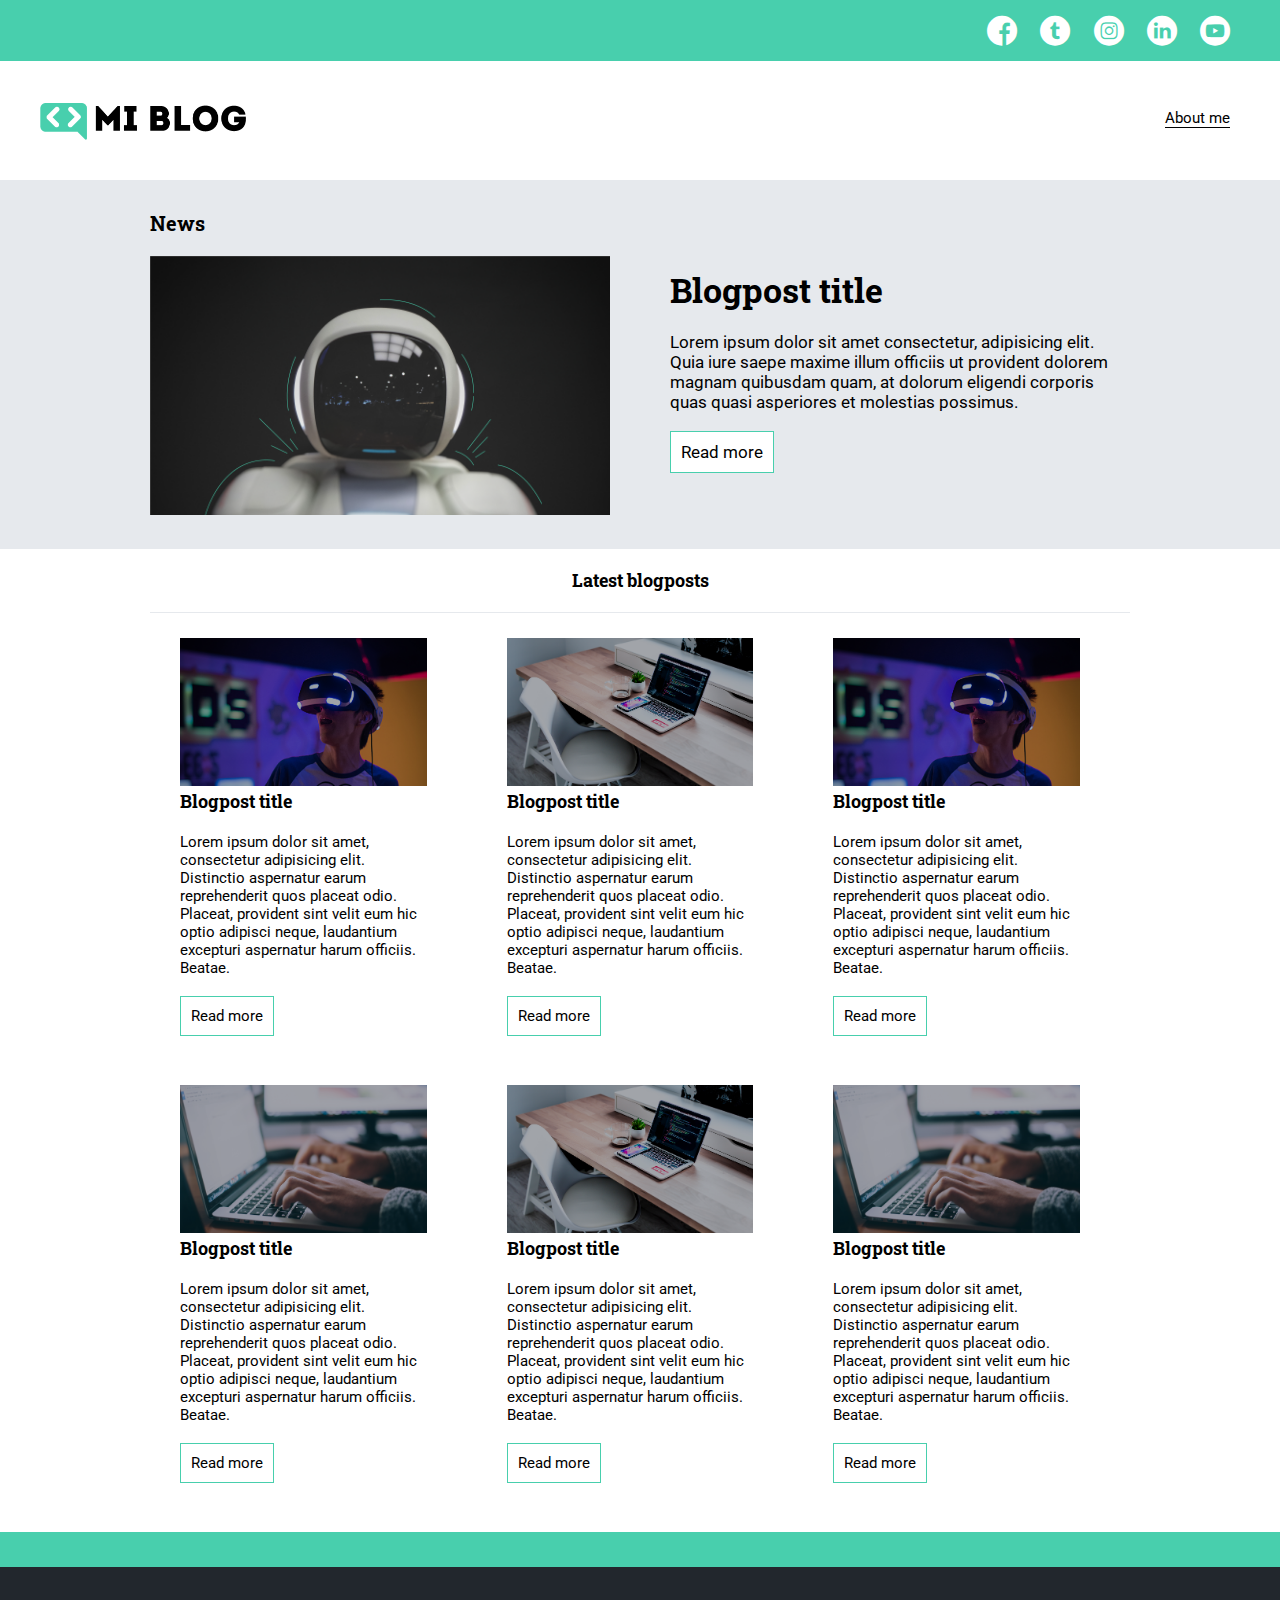
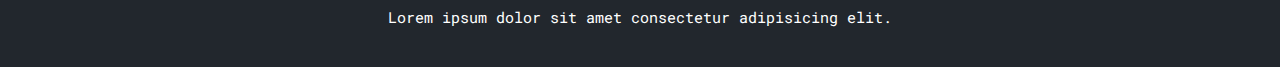
<file: projects/blog/blogs.html>
<!DOCTYPE html>
<html lang="en">

<head>
    <meta charset="UTF-8">
    <meta http-equiv="X-UA-Compatible" content="IE=edge">
    <meta name="viewport" content="width=device-width, initial-scale=1.0">
    <meta name="description" content="Blog personal de Joel Spinelli" />
    <meta name="robots" content="index,follow" />
    <title>My Blog</title>
    <link rel="stylesheet" href="./css/style.css" />
    <link rel="stylesheet" href="./css/font/flaticon.css" />
    <link rel="stylesheet" href="./css/media-queries.css" />
</head>

<body>
    <header>
        <section class="header__icons-section">
            <div class="header__icons-container">
                <a href="#">
                    <span class="fimanager flaticon-001-facebook"></span>
                </a>
                <a href="#">
                    <span class="fimanager flaticon-002-twitter"></span>
                </a>
                <a href="#">
                    <span class="fimanager flaticon-011-instagram"></span>
                </a>
                <a href="#">
                    <span class="fimanager flaticon-010-linkedin"></span>
                </a>
                <a href="#">
                    <span class="fimanager flaticon-008-youtube"></span>
                </a>
            </div>
        </section>
        <nav>
            <section class="nav__logo-container">
                <a href="./index.html">
                    <img src="./assets/img/logo-negro_5e54ab1b-d3f0-47d9-a4d1-d1b4cf9ba825.png" alt="Logo del blog" />
                </a>
            </section>
            <section class="nav__link-container">
                <a href="./profile.html">About me</a>
            </section>
        </nav>
    </header>
    <main class="blogs-main">
        <section class="hero-blogpost">
            <div class="hero-blogpost__container container">
                <div class="hero-blogpost__left">
                    <h3>News</h3>
                    <img src="./assets/img/cover_909cd27f-8eb3-4e9a-9cae-c5549009f6b5.png"
                        alt="Imagen del blogpost principal">
                </div>
                <div class="hero-blogpost__right">
                    <h1>Blogpost title</h1>
                    <p>
                        Lorem ipsum dolor sit amet consectetur, adipisicing elit. Quia iure saepe maxime illum officiis
                        ut provident dolorem magnam quibusdam quam, at dolorum eligendi corporis quas quasi asperiores
                        et molestias possimus.
                    </p>
                    <a href="./blog.html">Read more</a>
                </div>
            </div>
        </section>
        <section class="blogpost-list">
            <div class="container">
                <h3 id="blogpost-list__title">Latest blogposts</h3>
                <div class="blogpost-list__container">
                    <article>
                        <img src="./assets/img/post-1_cb760a58-5664-4909-8410-812e72373474.png"
                            alt="Imagen del blogpost">
                        <h3>Blogpost title</h3>
                        <p>Lorem ipsum dolor sit amet, consectetur adipisicing elit. Distinctio aspernatur earum
                            reprehenderit quos placeat odio. Placeat, provident sint velit eum hic optio adipisci neque,
                            laudantium excepturi aspernatur harum officiis. Beatae.</p>
                        <a href="./blog.html">Read more</a>
                    </article>
                    <article>
                        <img src="./assets/img/post-2_e8d1e4da-51df-423d-82e1-6f08b069f2d2.png"
                            alt="Imagen del blogpost">
                        <h3>Blogpost title</h3>
                        <p>Lorem ipsum dolor sit amet, consectetur adipisicing elit. Distinctio aspernatur earum
                            reprehenderit quos placeat odio. Placeat, provident sint velit eum hic optio adipisci neque,
                            laudantium excepturi aspernatur harum officiis. Beatae.</p>
                        <a href="./blog.html">Read more</a>
                    </article>
                    <article>
                        <img src="./assets/img/post-1_cb760a58-5664-4909-8410-812e72373474.png"
                            alt="Imagen del blogpost">
                        <h3>Blogpost title</h3>
                        <p>Lorem ipsum dolor sit amet, consectetur adipisicing elit. Distinctio aspernatur earum
                            reprehenderit quos placeat odio. Placeat, provident sint velit eum hic optio adipisci neque,
                            laudantium excepturi aspernatur harum officiis. Beatae.</p>
                        <a href="./blog.html">Read more</a>
                    </article>
                    <article>
                        <img src="./assets/img/post-3_2feacabb-ff18-464f-bf07-324db6371738.png"
                            alt="Imagen del blogpost">
                        <h3>Blogpost title</h3>
                        <p>Lorem ipsum dolor sit amet, consectetur adipisicing elit. Distinctio aspernatur earum
                            reprehenderit quos placeat odio. Placeat, provident sint velit eum hic optio adipisci neque,
                            laudantium excepturi aspernatur harum officiis. Beatae.</p>
                        <a href="./blog.html">Read more</a>
                    </article>
                    <article>
                        <img src="./assets/img/post-2_e8d1e4da-51df-423d-82e1-6f08b069f2d2.png"
                            alt="Imagen del blogpost">
                        <h3>Blogpost title</h3>
                        <p>Lorem ipsum dolor sit amet, consectetur adipisicing elit. Distinctio aspernatur earum
                            reprehenderit quos placeat odio. Placeat, provident sint velit eum hic optio adipisci neque,
                            laudantium excepturi aspernatur harum officiis. Beatae.</p>
                        <a href="./blog.html">Read more</a>
                    </article>
                    <article>
                        <img src="./assets/img/post-3_2feacabb-ff18-464f-bf07-324db6371738.png"
                            alt="Imagen del blogpost">
                        <h3>Blogpost title</h3>
                        <p>Lorem ipsum dolor sit amet, consectetur adipisicing elit. Distinctio aspernatur earum
                            reprehenderit quos placeat odio. Placeat, provident sint velit eum hic optio adipisci neque,
                            laudantium excepturi aspernatur harum officiis. Beatae.</p>
                        <a href="./blog.html">Read more</a>
                    </article>
                </div>
            </div>
        </section>
    </main>
    <footer>
        <p>Lorem ipsum dolor sit amet consectetur adipisicing elit.</p>
    </footer>
</body>

</html>
</file>
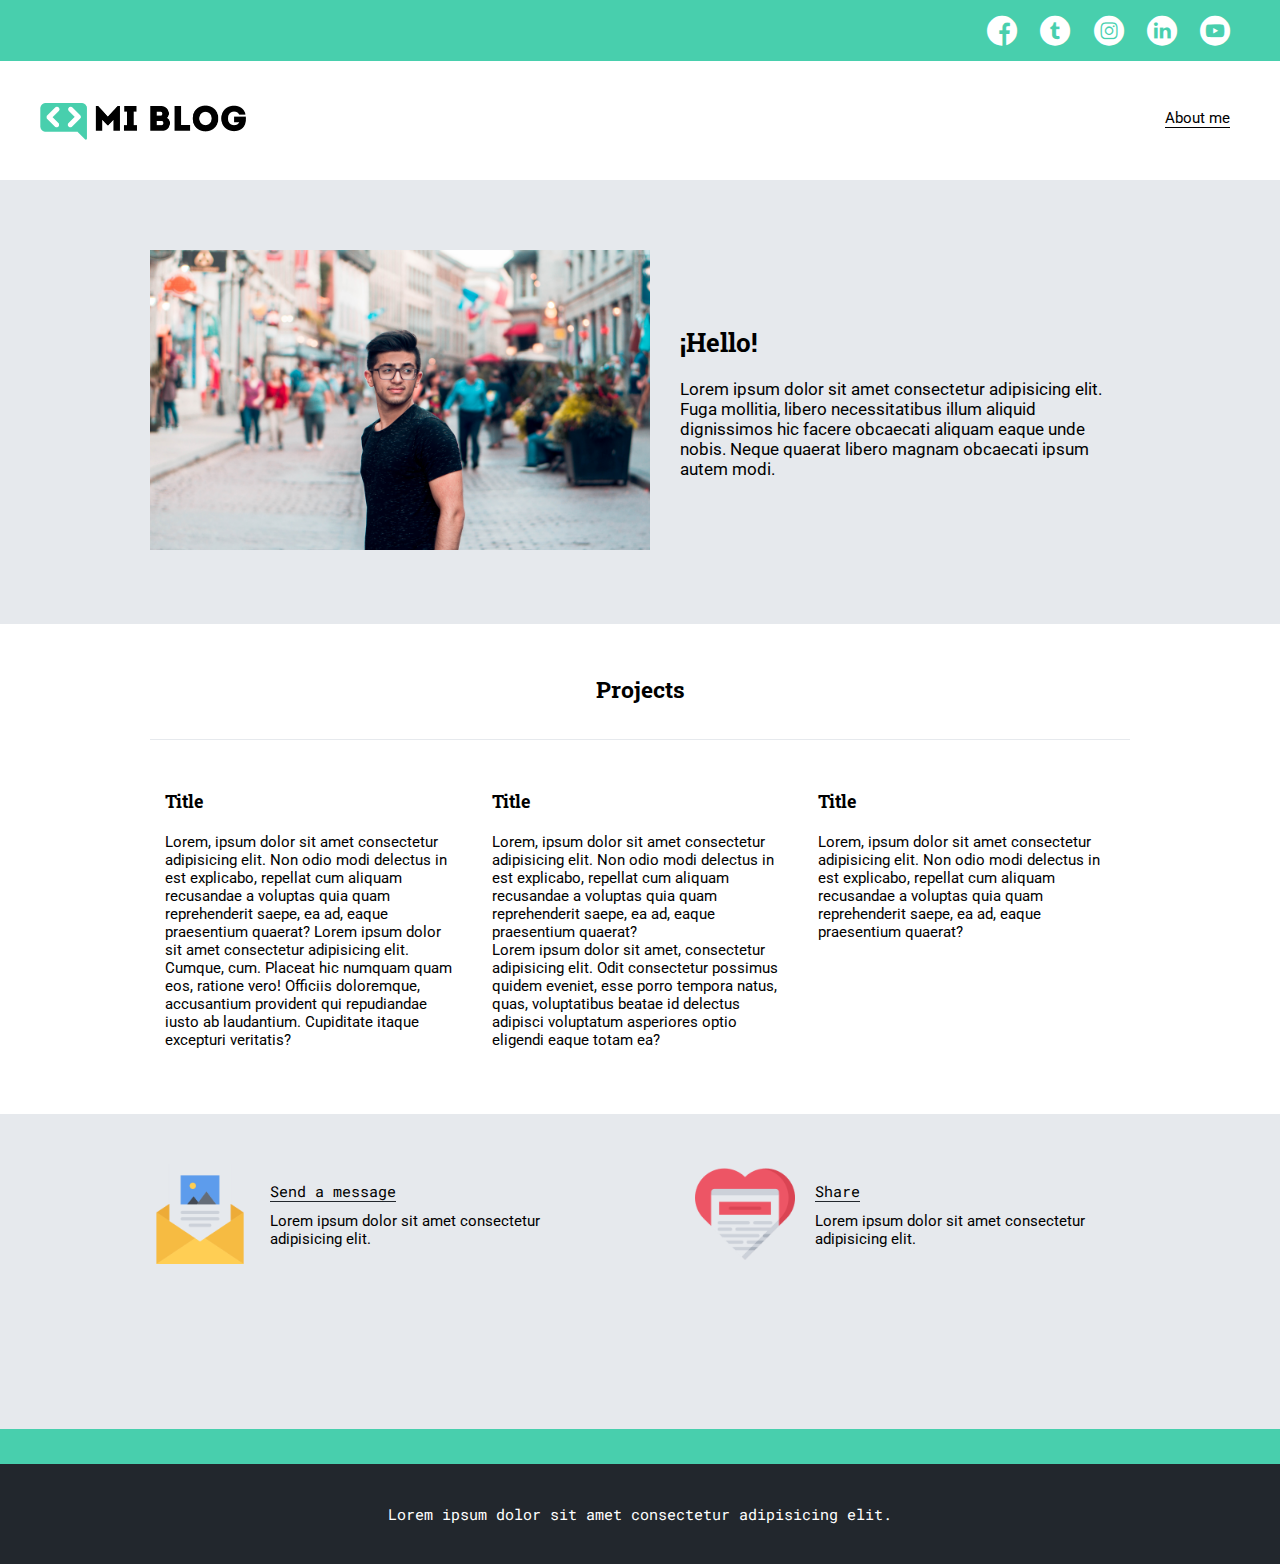
<file: projects/blog/profile.html>
<!DOCTYPE html>
<html lang="en">

<head>
    <meta charset="UTF-8">
    <meta http-equiv="X-UA-Compatible" content="IE=edge">
    <meta name="viewport" content="width=device-width, initial-scale=1.0">
    <meta name="description" content="Blog personal de Joel Spinelli" />
    <meta name="robots" content="index,follow" />
    <title>My Blog</title>
    <link rel="stylesheet" href="./css/style.css" />
    <link rel="stylesheet" href="./css/font/flaticon.css" />
    <link rel="stylesheet" href="./css/media-queries.css" />
</head>

<body>
    <header>
        <section class="header__icons-section">
            <div class="header__icons-container">
                <a href="#">
                    <span class="fimanager flaticon-001-facebook"></span>
                </a>
                <a href="#">
                    <span class="fimanager flaticon-002-twitter"></span>
                </a>
                <a href="#">
                    <span class="fimanager flaticon-011-instagram"></span>
                </a>
                <a href="#">
                    <span class="fimanager flaticon-010-linkedin"></span>
                </a>
                <a href="#">
                    <span class="fimanager flaticon-008-youtube"></span>
                </a>
            </div>
        </section>
        <nav>
            <section class="nav__logo-container">
                <a href="./index.html">
                    <img src="./assets/img/logo-negro_5e54ab1b-d3f0-47d9-a4d1-d1b4cf9ba825.png" alt="Logo del blog" />
                </a>
            </section>
            <section class="nav__link-container">
                <a href="./profile.html">About me</a>
            </section>
        </nav>
    </header>
    <main>
        <section class="about-me">
            <div class="about-me__container container">
                <div>
                    <img src="./assets/img/profile-pic_b5d309b7-3b97-4aa5-9025-6be618e88c13.jpg" alt="Foto de perfil">
                </div>
                <div>
                    <h2>¡Hello!</h2>
                    <p>Lorem ipsum dolor sit amet consectetur adipisicing elit. Fuga mollitia, libero necessitatibus
                        illum
                        aliquid dignissimos hic facere obcaecati aliquam eaque unde nobis. Neque quaerat libero magnam
                        obcaecati ipsum autem modi.</p>
                    <div>
                    </div>
                </div>
            </div>
        </section>
        <section class="profile-projects">
            <div class="container">
                <h2>Projects</h2>
                <div class="profile-projects__container">
                    <article class="project-container">
                        <h3>Title</h3>
                        <p>Lorem, ipsum dolor sit amet consectetur adipisicing elit. Non odio modi delectus in est
                            explicabo, repellat cum aliquam recusandae a voluptas quia quam reprehenderit saepe, ea ad,
                            eaque praesentium quaerat?
                            Lorem ipsum dolor sit amet consectetur adipisicing elit. Cumque, cum. Placeat hic numquam
                            quam eos, ratione vero! Officiis doloremque, accusantium provident qui repudiandae iusto ab
                            laudantium. Cupiditate itaque excepturi veritatis?
                        </p>
                    </article>
                    <article class="project-container">
                        <h3>Title</h3>
                        <p>Lorem, ipsum dolor sit amet consectetur adipisicing elit. Non odio modi delectus in est
                            explicabo, repellat cum aliquam recusandae a voluptas quia quam reprehenderit saepe, ea ad,
                            eaque praesentium quaerat?</p>
                        <p>Lorem ipsum dolor sit amet, consectetur adipisicing elit. Odit consectetur possimus quidem
                            eveniet, esse porro tempora natus, quas, voluptatibus beatae id delectus adipisci voluptatum
                            asperiores optio eligendi eaque totam ea?</p>
                    </article>
                    <article class="project-container">
                        <h3>Title</h3>
                        <p>Lorem, ipsum dolor sit amet consectetur adipisicing elit. Non odio modi delectus in est
                            explicabo, repellat cum aliquam recusandae a voluptas quia quam reprehenderit saepe, ea ad,
                            eaque praesentium quaerat?</p>
                    </article>
                </div>
            </div>
        </section>
        <section class="contact">
            <div class="contact__main-container container">
                <div class="contact__left-container">
                    <img src="./assets/img/013-newsletter_a1023c3e-defc-4af7-8010-9172411f135f.png"
                        alt="Ícono contacto">
                    <div>
                        <a href="#">Send a message</a>
                        <p>Lorem ipsum dolor sit amet consectetur adipisicing elit.</p>
                    </div>
                </div>
                <div class="contact__right-container">
                    <img src="./assets/img/006-like_cb942990-375a-4533-afe7-e9bb567ff7ab.png" alt="Ícono escribe">
                    <div>
                        <a href="#">Share</a>
                        <p>Lorem ipsum dolor sit amet consectetur adipisicing elit.</p>
                    </div>
                </div>
            </div>
        </section>
    </main>
    <footer>
        <p>Lorem ipsum dolor sit amet consectetur adipisicing elit.</p>
    </footer>
</body>

</html>
</file>
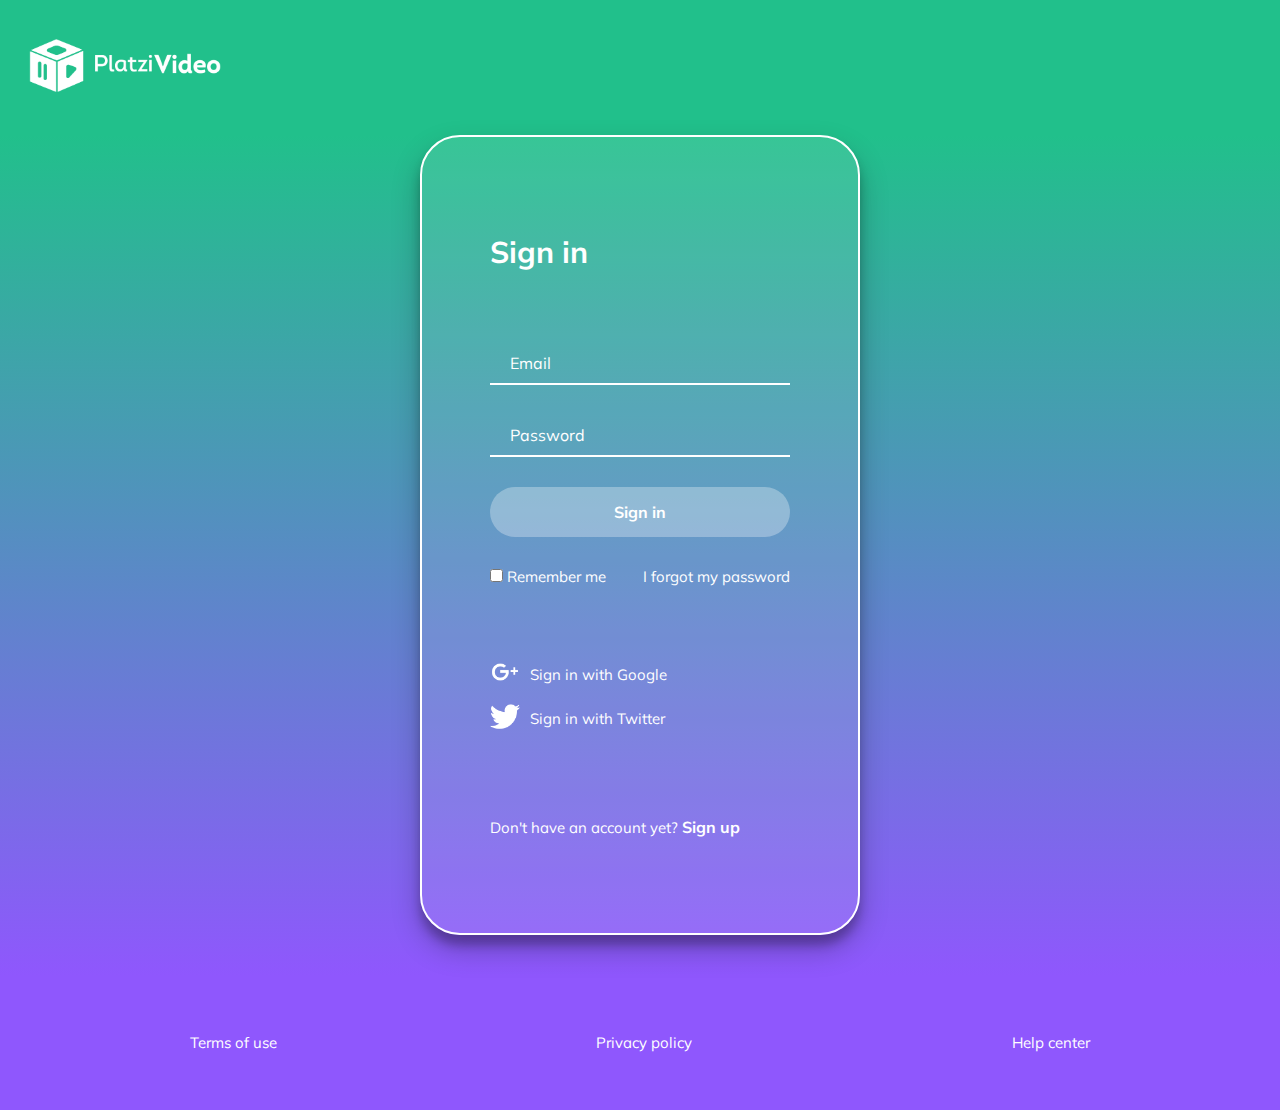
<file: projects/platzi-video/login.html>
<!DOCTYPE html>
<html lang="en">

<head>
    <meta charset="UTF-8">
    <meta http-equiv="X-UA-Compatible" content="IE=edge">
    <meta name="viewport" content="width=device-width, initial-scale=1.0">
    <meta name="description" content="Página hecha para practicar maquetación" />
    <meta name="robots" content="index,follow" />
    <title>Sign in</title>
    <link rel="stylesheet" href="./css/style.css">
</head>

<body class="login-body">
    <header>
        <a href="./index.html">
            <img src="./assets/logo-platzi-video-BW2.png" alt="Platzi's logo">
        </a>
    </header>
    <main class="login-main">
        <section class="login__container">
            <h1>Sign in</h1>
            <form class="form-container">
                <input class="input" type="text" placeholder="Email">
                <input class="input" type="text" placeholder="Password">
                <button class="button">Sign in</button>
                <div class="lower-inputs">
                    <label for="remember-me">
                        <input type="checkbox" id="remember-me">
                        <span>Remember me</span>
                    </label>
                    <a href="./error.html">I forgot my password</a>
                </div>
            </form>
            <section class="login__social-media">
                <div>
                    <a href="#">
                        <img src="./assets/icons8-google-plus-50.png">
                    </a>
                    <a href="#">
                        <span>Sign in with Google</span>
                    </a>
                </div>
                <div>
                    <a href="#">
                        <img src="./assets/icons8-twitter-50.png">
                    </a>
                    <a href="#">
                        <span>Sign in with Twitter</span>
                    </a>
                </div>
            </section>
            <p class="login-and-register-link">Don't have an account yet? <a href="./signup.html">Sign up</a></p>
        </section>
    </main>
    <footer>
        <a href="#">Terms of use</a>
        <a href="#">Privacy policy</a>
        <a href="#">Help center</a>
    </footer>
</body>

</html>
</file>
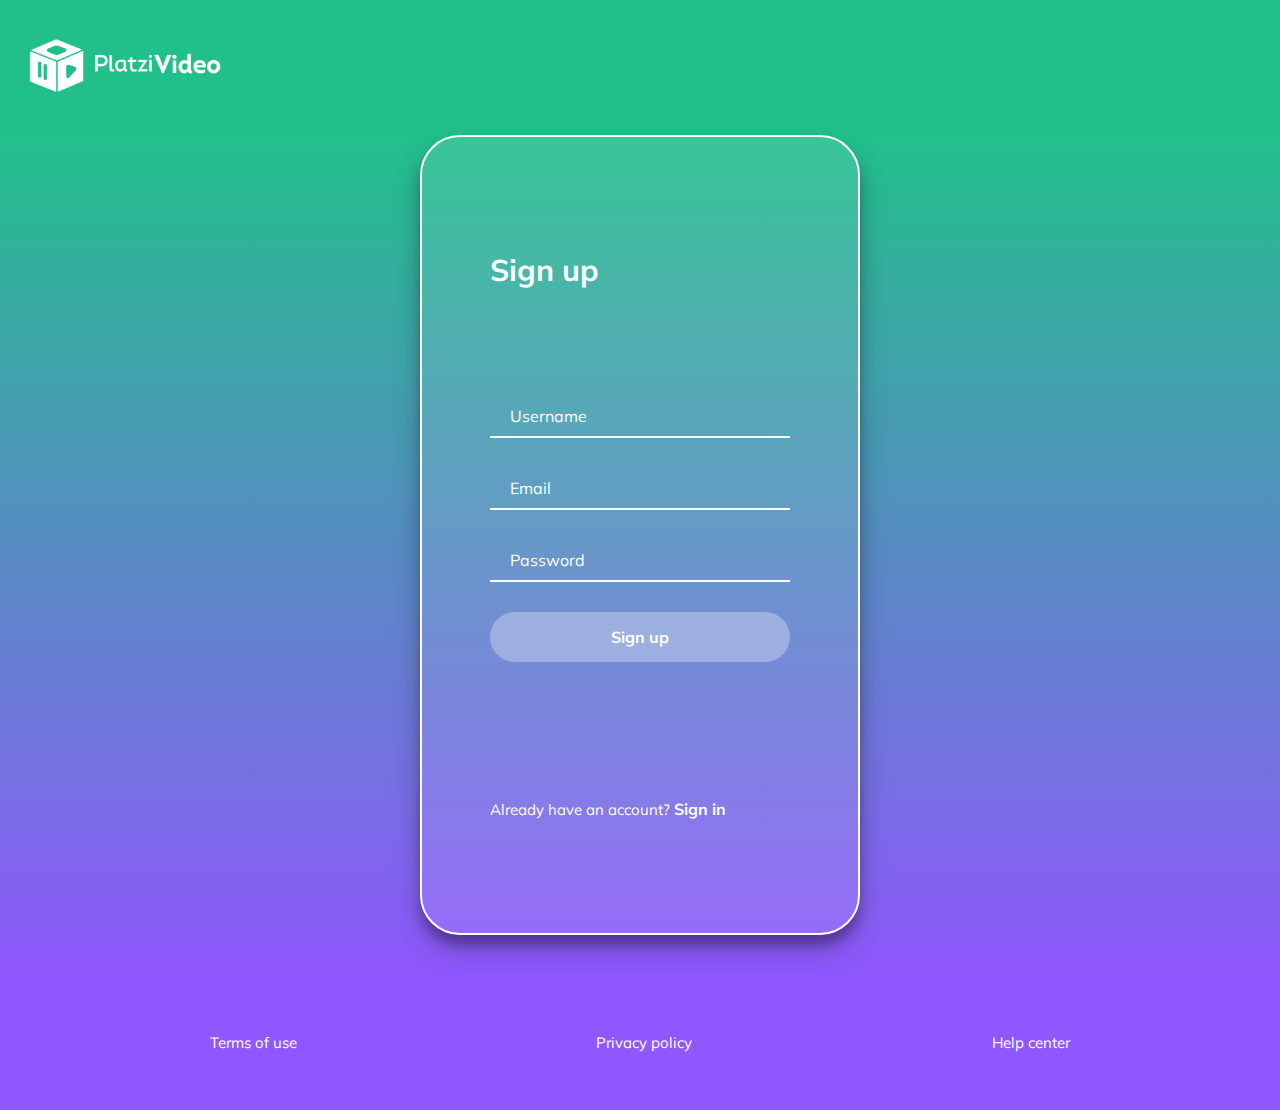
<file: projects/platzi-video/signup.html>
<!DOCTYPE html>
<html lang="en">

<head>
    <meta charset="UTF-8">
    <meta http-equiv="X-UA-Compatible" content="IE=edge">
    <meta name="viewport" content="width=device-width, initial-scale=1.0">
    <meta name="description" content="Página hecha para practicar maquetación" />
    <meta name="robots" content="index,follow" />
    <title>Sign up</title>
    <link rel="stylesheet" href="./css/style.css">
</head>

<body class="signup-body">
    <header>
        <a href="./index.html">
            <img src="./assets/logo-platzi-video-BW2.png" alt="Platzi's logo">
        </a>
    </header>
    <main class="signup-main">
        <section class="signup__container">
            <h1>Sign up</h1>
            <form class="form-container">
                <input class="input" type="text" placeholder="Username">
                <input class="input" type="text" placeholder="Email">
                <input class="input" type="text" placeholder="Password">
                <button class="button">Sign up</button>
            </form>
            <p class="login-and-register-link">Already have an account? <a href="./login.html">Sign in</a></p>
        </section>
    </main>
    <footer>
        <footer>
            <a href="#">Terms of use</a>
            <a href="#">Privacy policy</a>
            <a href="#">Help center</a>
        </footer>
    </footer>
</body>

</html>
</file>
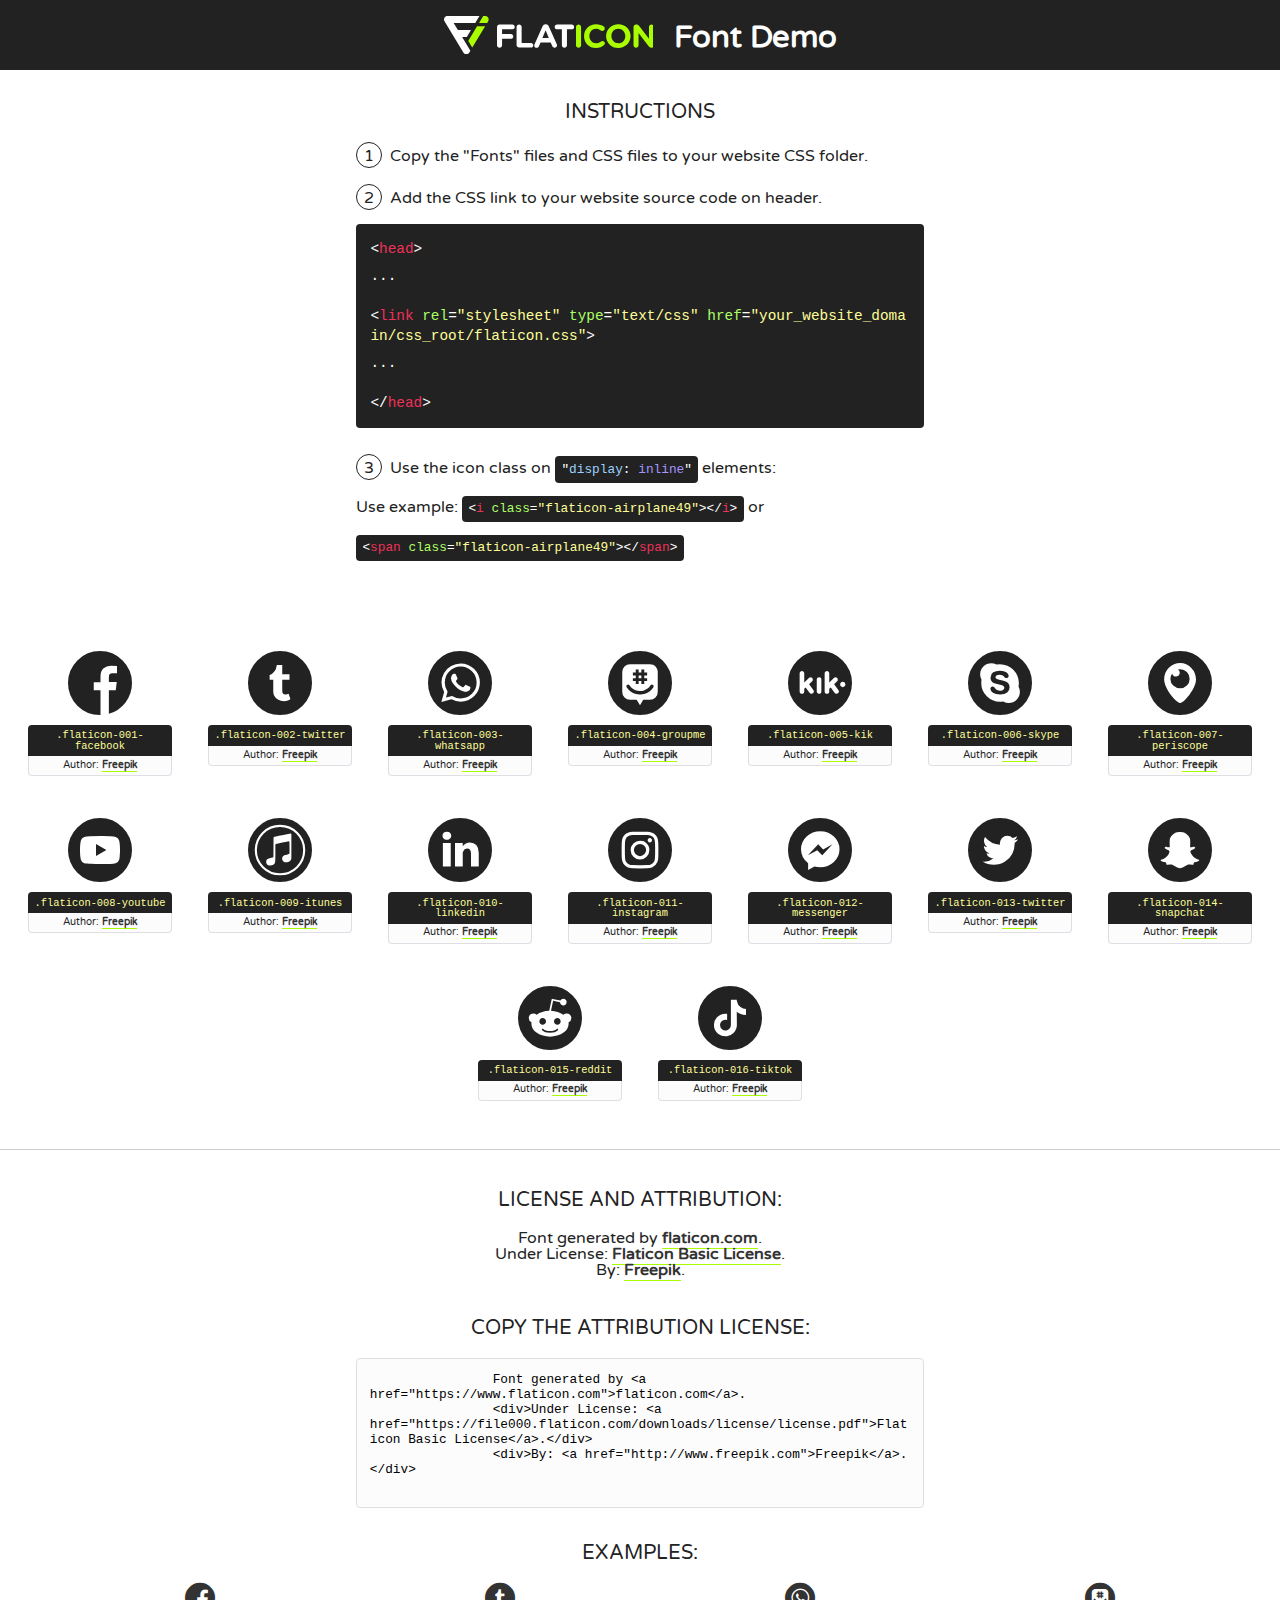
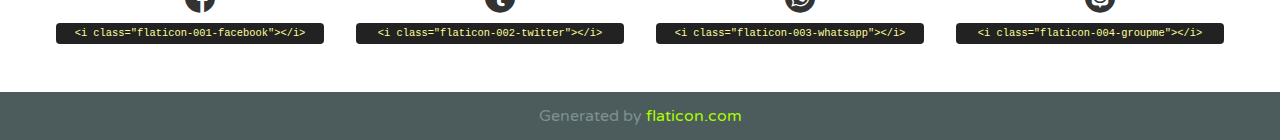
<file: projects/blog/css/font/flaticon.html>
<!DOCTYPE html>
<!--
  Flaticon icon font: Flaticon
  Creation date: 18/06/2020 18:44
-->
<html>
    <!DOCTYPE html>

    <head>
        <title>Flaticon WebFont</title>
        <link href="http://fonts.googleapis.com/css?family=Varela+Round" rel="stylesheet" type="text/css" />
        <link rel="stylesheet" type="text/css" href="flaticon.css">
        <meta charset="UTF-8">
        <style>
            html, body, div, span, applet, object, iframe,
            h1, h2, h3, h4, h5, h6, p, blockquote, pre,
            a, abbr, acronym, address, big, cite, code,
            del, dfn, em, img, ins, kbd, q, s, samp,
            small, strike, strong, sub, sup, tt, var,
            b, u, i, center,
            dl, dt, dd, ol, ul, li,
            fieldset, form, label, legend,
            table, caption, tbody, tfoot, thead, tr, th, td,
            article, aside, canvas, details, embed,
            figure, figcaption, footer, header, hgroup,
            menu, nav, output, ruby, section, summary,
            time, mark, audio, video {
                margin: 0;
                padding: 0;
                border: 0;
                font-size: 100%;
                font: inherit;
                vertical-align: baseline;
            }
            /* HTML5 display-role reset for older browsers */
            article, aside, details, figcaption, figure,
            footer, header, hgroup, menu, nav, section {
                display: block;
            }
            body {
                line-height: 1;
            }
            ol, ul {
                list-style: none;
            }
            blockquote, q {
                quotes: none;
            }
            blockquote:before, blockquote:after,
            q:before, q:after {
                content: '';
                content: none;
            }
            table {
                border-collapse: collapse;
                border-spacing: 0;
            }
            body {
                font-family: 'Varela Round', Helvetica, Arial, sans-serif;
                font-size: 16px;
                color: #222;
            }
            a {
                color: #333;
                border-bottom: 1px solid #a9fd00;
                font-weight: bold;
                text-decoration: none;
            }
            * {
                -moz-box-sizing: border-box;
                -webkit-box-sizing: border-box;
                box-sizing: border-box;
                margin: 0;
                padding: 0;
            }
            [class^="flaticon-"]:before, [class*=" flaticon-"]:before, [class^="flaticon-"]:after, [class*=" flaticon-"]:after {
                font-family: Flaticon;
                font-size: 30px;
                font-style: normal;
                margin-left: 20px;
                color: #333;
            }
            .wrapper {
                max-width: 600px;
                margin: auto;
                padding: 0 1em;
            }
            .title {
                font-size: 1.25em;
                text-align: center;
                margin-bottom: 1em;
                text-transform: uppercase;
            }
            header {
                text-align: center;
                background-color: #222;
                color: #fff;
                padding: 1em;
            }
            header .logo {
                width: 210px;
                height: 38px;
                display: inline-block;
                vertical-align: middle;
                margin-right: 1em;
                border: none;
            }
            header strong {
                font-size: 1.95em;
                font-weight: bold;
                vertical-align: middle;
                margin-top: 5px;
                display: inline-block;
            }
            .demo {
                margin: 2em auto;
                line-height: 1.25em;
            }
            .demo ul li {
                margin-bottom: 1em;
            }
            .demo ul li .num {
                color: #222;
                border-radius: 20px;
                display: inline-block;
                width: 26px;
                padding: 3px;
                height: 26px;
                text-align: center;
                margin-right: 0.5em;
                border: 1px solid #222;
            }
            .demo ul li code {
                background-color: #222;
                border-radius: 4px;
                padding: 0.25em 0.5em;
                display: inline-block;
                color: #fff;
                font-family: Consolas,Monaco,Lucida Console,Liberation Mono,DejaVu Sans Mono,Bitstream Vera Sans Mono,Courier New, monospace;
                font-weight: lighter;
                margin-top: 1em;
                font-size: 0.8em;
                word-break: break-all;
            }
            .demo ul li code.big {
                padding: 1em;
                font-size: 0.9em;
            }
            .demo ul li code .red {
                color: #EF3159;
            }
            .demo ul li code .green {
                color: #ACFF65;
            }
            .demo ul li code .yellow {
                color: #FFFF99;
            }
            .demo ul li code .blue {
                color: #99D3FF;
            }
            .demo ul li code .purple {
                color: #A295FF;
            }
            .demo ul li code .dots {
                margin-top: 0.5em;
                display: block;
            }
            #glyphs {
                border-bottom: 1px solid #ccc;
                padding: 2em 0;
                text-align: center;
            }
            .glyph {
                display: inline-block;
                width: 9em;
                margin: 1em;
                text-align: center;
                vertical-align: top;
                background: #FFF;
            }
            .glyph .glyph-icon {
                padding: 10px;
                display: block;
                font-family:"Flaticon";
                font-size: 64px;
                line-height: 1;
            }
            .glyph .glyph-icon:before {
                font-size: 64px;
                color: #222;
                margin-left: 0;
            }
            .class-name {
                font-size: 0.65em;
                background-color: #222;
                color: #fff;
                border-radius: 4px 4px 0 0;
                padding: 0.5em;
                color: #FFFF99;
                font-family: Consolas,Monaco,Lucida Console,Liberation Mono,DejaVu Sans Mono,Bitstream Vera Sans Mono,Courier New, monospace;
            }
            .author-name {
                font-size: 0.6em;
                background-color: #fcfcfd;
                border: 1px solid #DEDEE4;
                border-top: 0;
                border-radius: 0 0 4px 4px;
                padding: 0.5em;
            }
            .class-name:last-child {
                font-size: 10px;
                color:#888;
            }
            .class-name:last-child a {
                font-size: 10px;
                color:#555;
            }
            .class-name:last-child a:hover {
                color:#a9fd00;
            }
            .glyph > input {
                display: block;
                width: 100px;
                margin: 5px auto;
                text-align: center;
                font-size: 12px;
                cursor: text;
            }
            .glyph > input.icon-input {
                font-family:"Flaticon";
                font-size: 16px;
                margin-bottom: 10px;
            }
            .attribution .title {
                margin-top: 2em;
            }
            .attribution textarea {
                background-color: #fcfcfd;
                padding: 1em;
                border: none;
                box-shadow: none;
                border: 1px solid #DEDEE4;
                border-radius: 4px;
                resize: none;
                width: 100%;
                height: 150px;
                font-size: 0.8em;
                font-family: Consolas,Monaco,Lucida Console,Liberation Mono,DejaVu Sans Mono,Bitstream Vera Sans Mono,Courier New, monospace;
                -webkit-appearance: none;
            }
            .iconsuse {
                margin: 2em auto;
                text-align: center;
                max-width: 1200px;
            }
            .iconsuse:after {
                content: '';
                display: table;
                clear: both;
            }
            .iconsuse .image {
                float: left;
                width: 25%;
                padding: 0 1em;
            }
            .iconsuse .image p {
                margin-bottom: 1em;
            }
            .iconsuse .image span {
                display: block;
                font-size: 0.65em;
                background-color: #222;
                color: #fff;
                border-radius: 4px;
                padding: 0.5em;
                color: #FFFF99;
                margin-top: 1em;
                font-family: Consolas,Monaco,Lucida Console,Liberation Mono,DejaVu Sans Mono,Bitstream Vera Sans Mono,Courier New, monospace;
            }
            #footer {
                text-align: center;
                background-color: #4C5B5C;
                color: #7c9192;
                padding: 1em;
            }
            #footer a {
                border: none;
                color: #a9fd00;
                font-weight: normal;
            }
            @media (max-width: 960px) {
                .iconsuse .image {
                    width: 50%;
                }
            }
            @media (max-width: 560px) {
                .iconsuse .image {
                    width: 100%;
                }
            }
            .attrDiv {

            }
        </style>
        <link rel="stylesheet" href="flaticon.css">
    </head>

    <body class="characters-off">
        <header>
            <a href="https://www.flaticon.com" target="_blank" class="logo">
                <svg version="1.1" xmlns="http://www.w3.org/2000/svg" xmlns:xlink="http://www.w3.org/1999/xlink" xmlns:a="http://ns.adobe.com/AdobeSVGViewerExtensions/3.0/" viewBox="0 0 560.875 102.036" enable-background="new 0 0 560.875 102.036" xml:space="preserve">
                        <defs>
                        </defs>
                        <g>
                            <g class="letters">
                                <path fill="#ffffff" d="M141.596,29.675c0-3.777,2.985-6.767,6.764-6.767h34.438c3.426,0,6.15,2.728,6.15,6.15
                                c0,3.43-2.724,6.149-6.15,6.149h-27.674v13.091h23.719c3.429,0,6.151,2.724,6.151,6.15c0,3.43-2.723,6.149-6.151,6.149h-23.719
                                v17.574c0,3.773-2.986,6.761-6.764,6.761c-3.779,0-6.764-2.989-6.764-6.761V29.675z"></path>
                                <path fill="#ffffff" d="M193.844,29.149c0-3.781,2.985-6.767,6.764-6.767c3.776,0,6.763,2.985,6.763,6.767v42.957h25.039
                                c3.426,0,6.149,2.726,6.149,6.153c0,3.425-2.723,6.15-6.149,6.15h-31.802c-3.779,0-6.764-2.986-6.764-6.768V29.149z"></path>
                                <path fill="#ffffff" d="M241.891,75.71l21.438-48.407c1.492-3.341,4.215-5.357,7.906-5.357h0.792
                                c3.686,0,6.323,2.017,7.815,5.357l21.439,48.407c0.436,0.967,0.701,1.845,0.701,2.723c0,3.602-2.809,6.501-6.414,6.501
                                c-3.161,0-5.269-1.845-6.499-4.655l-4.132-9.661h-27.059l-4.301,10.102c-1.144,2.631-3.426,4.214-6.237,4.214
                                c-3.517,0-6.24-2.81-6.24-6.325C241.1,77.64,241.451,76.677,241.891,75.71z M279.932,58.666l-8.521-20.297l-8.526,20.297H279.932
                                z"></path>
                                <path fill="#ffffff" d="M314.864,35.387H301.86c-3.429,0-6.239-2.813-6.239-6.238c0-3.429,2.811-6.24,6.239-6.24h39.533
                                c3.426,0,6.237,2.811,6.237,6.24c0,3.425-2.811,6.238-6.237,6.238h-13.001v42.785c0,3.773-2.99,6.761-6.764,6.761
                                c-3.779,0-6.764-2.989-6.764-6.761V35.387z"></path>
                                <path fill="#A9FD00" d="M352.615,29.149c0-3.781,2.985-6.767,6.767-6.767c3.774,0,6.761,2.985,6.761,6.767v49.024
                                c0,3.773-2.987,6.761-6.761,6.761c-3.781,0-6.767-2.989-6.767-6.761V29.149z"></path>
                                <path fill="#A9FD00" d="M374.132,53.836v-0.179c0-17.481,13.178-31.801,32.065-31.801c9.22,0,15.459,2.458,20.557,6.238
                                c1.402,1.054,2.637,2.985,2.637,5.357c0,3.692-2.985,6.59-6.681,6.59c-1.845,0-3.071-0.702-4.044-1.319
                                c-3.776-2.813-7.729-4.393-12.562-4.393c-10.364,0-17.831,8.611-17.831,19.154v0.173c0,10.542,7.291,19.329,17.831,19.329
                                c5.715,0,9.492-1.756,13.359-4.834c1.049-0.874,2.458-1.491,4.039-1.491c3.429,0,6.325,2.813,6.325,6.236
                                c0,2.106-1.056,3.78-2.282,4.834c-5.539,4.834-12.036,7.733-21.878,7.733C387.572,85.464,374.132,71.493,374.132,53.836z"></path>
                                <path fill="#A9FD00" d="M433.009,53.836v-0.179c0-17.481,13.79-31.801,32.766-31.801c18.981,0,32.592,14.143,32.592,31.628v0.173
                                c0,17.483-13.785,31.807-32.769,31.807C446.625,85.464,433.009,71.32,433.009,53.836z M484.224,53.836v-0.179
                                c0-10.539-7.725-19.326-18.626-19.326c-10.893,0-18.449,8.611-18.449,19.154v0.173c0,10.542,7.73,19.329,18.626,19.329
                                C476.676,72.986,484.224,64.378,484.224,53.836z"></path>
                                <path fill="#A9FD00" d="M506.233,29.321c0-3.774,2.99-6.763,6.767-6.763h1.401c3.252,0,5.183,1.583,7.029,3.953l26.093,34.265
                                V29.059c0-3.692,2.99-6.677,6.681-6.677c3.683,0,6.671,2.985,6.671,6.677v48.934c0,3.78-2.987,6.765-6.764,6.765h-0.436
                                c-3.257,0-5.188-1.581-7.034-3.953l-27.056-35.492v32.944c0,3.687-2.985,6.676-6.678,6.676c-3.683,0-6.673-2.989-6.673-6.676
                                V29.321z"></path>
                            </g>
                            <g class="insignia">
                                <path fill="#ffffff" d="M48.372,56.137h12.517l11.156-18.537H37.186L25.688,18.539h57.825L94.668,0H9.271
                                C5.925,0,2.842,1.801,1.198,4.716c-1.644,2.907-1.593,6.482,0.134,9.343l50.38,83.501c1.678,2.781,4.689,4.476,7.938,4.476
                                c3.246,0,6.257-1.695,7.935-4.476l2.898-4.804L48.372,56.137z"></path>
                                <g class="i">
                                    <path fill="#A9FD00" d="M93.575,18.539h0.031v0.004l21.652,0.004l2.705-4.488c1.727-2.861,1.778-6.436,0.133-9.343
                                    C116.454,1.801,113.371,0,110.026,0h-5.294L93.575,18.539z"></path>
                                    <polygon fill="#A9FD00" points="88.291,27.356 64.725,66.486 75.519,84.404 109.942,27.356"></polygon>
                                </g>
                            </g>
                        </g>
                    </svg>
            </a>
            <strong>Font Demo</strong>
        </header>

        <section class="demo wrapper">
            <p class="title">Instructions</p>
            <ul>
                <li>
                    <span class="num">1</span>Copy the "Fonts" files and CSS files to your website CSS folder.
                </li>
                <li>
                    <span class="num">2</span>Add the CSS link to your website source code on header.
                    <code class="big">
                        &lt;<span class="red">head</span>&gt;
                        <br/><span class="dots">...</span>
                        <br/>&lt;<span class="red">link</span> <span class="green">rel</span>=<span class="yellow">"stylesheet"</span> <span class="green">type</span>=<span class="yellow">"text/css"</span> <span class="green">href</span>=<span class="yellow">"your_website_domain/css_root/flaticon.css"</span>&gt;
                        <br/><span class="dots">...</span>
                        <br/>&lt;/<span class="red">head</span>&gt;
                    </code>
                </li>

                <li>
                    <p>
                        <span class="num">3</span>Use the icon class on <code>"<span class="blue">display</span>:<span class="purple"> inline</span>"</code> elements:
                        <br />
                        Use example:
                        <code>
                            &lt;<span class="red">i</span> <span class="green">class</span>=<span class="yellow">&quot;flaticon-airplane49&quot;</span>&gt;&lt;/<span class="red">i</span>&gt;
                        </code> or
                        <code>&lt;<span class="red">span</span> <span class="green">class</span>=<span class="yellow">&quot;flaticon-airplane49&quot;</span>&gt;&lt;/<span class="red">span</span>&gt;</code>
                    </p>
                </li>
            </ul>
        </section>

        <section id="glyphs">
            
            <div class="glyph"><div class="glyph-icon flaticon-001-facebook"></div>
                <div class="class-name">.flaticon-001-facebook</div>
                <div class="author-name">Author: <a href="http://www.freepik.com" title="Freepik">Freepik</a> </div>
            </div>
            
            <div class="glyph"><div class="glyph-icon flaticon-002-twitter"></div>
                <div class="class-name">.flaticon-002-twitter</div>
                <div class="author-name">Author: <a href="http://www.freepik.com" title="Freepik">Freepik</a> </div>
            </div>
            
            <div class="glyph"><div class="glyph-icon flaticon-003-whatsapp"></div>
                <div class="class-name">.flaticon-003-whatsapp</div>
                <div class="author-name">Author: <a href="http://www.freepik.com" title="Freepik">Freepik</a> </div>
            </div>
            
            <div class="glyph"><div class="glyph-icon flaticon-004-groupme"></div>
                <div class="class-name">.flaticon-004-groupme</div>
                <div class="author-name">Author: <a href="http://www.freepik.com" title="Freepik">Freepik</a> </div>
            </div>
            
            <div class="glyph"><div class="glyph-icon flaticon-005-kik"></div>
                <div class="class-name">.flaticon-005-kik</div>
                <div class="author-name">Author: <a href="http://www.freepik.com" title="Freepik">Freepik</a> </div>
            </div>
            
            <div class="glyph"><div class="glyph-icon flaticon-006-skype"></div>
                <div class="class-name">.flaticon-006-skype</div>
                <div class="author-name">Author: <a href="http://www.freepik.com" title="Freepik">Freepik</a> </div>
            </div>
            
            <div class="glyph"><div class="glyph-icon flaticon-007-periscope"></div>
                <div class="class-name">.flaticon-007-periscope</div>
                <div class="author-name">Author: <a href="http://www.freepik.com" title="Freepik">Freepik</a> </div>
            </div>
            
            <div class="glyph"><div class="glyph-icon flaticon-008-youtube"></div>
                <div class="class-name">.flaticon-008-youtube</div>
                <div class="author-name">Author: <a href="http://www.freepik.com" title="Freepik">Freepik</a> </div>
            </div>
            
            <div class="glyph"><div class="glyph-icon flaticon-009-itunes"></div>
                <div class="class-name">.flaticon-009-itunes</div>
                <div class="author-name">Author: <a href="http://www.freepik.com" title="Freepik">Freepik</a> </div>
            </div>
            
            <div class="glyph"><div class="glyph-icon flaticon-010-linkedin"></div>
                <div class="class-name">.flaticon-010-linkedin</div>
                <div class="author-name">Author: <a href="http://www.freepik.com" title="Freepik">Freepik</a> </div>
            </div>
            
            <div class="glyph"><div class="glyph-icon flaticon-011-instagram"></div>
                <div class="class-name">.flaticon-011-instagram</div>
                <div class="author-name">Author: <a href="http://www.freepik.com" title="Freepik">Freepik</a> </div>
            </div>
            
            <div class="glyph"><div class="glyph-icon flaticon-012-messenger"></div>
                <div class="class-name">.flaticon-012-messenger</div>
                <div class="author-name">Author: <a href="http://www.freepik.com" title="Freepik">Freepik</a> </div>
            </div>
            
            <div class="glyph"><div class="glyph-icon flaticon-013-twitter"></div>
                <div class="class-name">.flaticon-013-twitter</div>
                <div class="author-name">Author: <a href="http://www.freepik.com" title="Freepik">Freepik</a> </div>
            </div>
            
            <div class="glyph"><div class="glyph-icon flaticon-014-snapchat"></div>
                <div class="class-name">.flaticon-014-snapchat</div>
                <div class="author-name">Author: <a href="http://www.freepik.com" title="Freepik">Freepik</a> </div>
            </div>
            
            <div class="glyph"><div class="glyph-icon flaticon-015-reddit"></div>
                <div class="class-name">.flaticon-015-reddit</div>
                <div class="author-name">Author: <a href="http://www.freepik.com" title="Freepik">Freepik</a> </div>
            </div>
            
            <div class="glyph"><div class="glyph-icon flaticon-016-tiktok"></div>
                <div class="class-name">.flaticon-016-tiktok</div>
                <div class="author-name">Author: <a href="http://www.freepik.com" title="Freepik">Freepik</a> </div>
            </div>
            
        </section>

        <section class="attribution wrapper"   style="text-align:center;">
            <div class="title">License and attribution:</div>
            <div class="attrDiv">Font generated by <a href="https://www.flaticon.com">flaticon.com</a>.</div>
            <div class="attrDiv">Under License: <a href="https://file000.flaticon.com/downloads/license/license.pdf">Flaticon Basic License</a>.</div>
            <div class="attrDiv">By: <a href="http://www.freepik.com">Freepik</a>.</div>

            <div class="title">Copy the Attribution License:</div>
            <textarea onclick="this.focus();this.select();">
                Font generated by &lt;a href=&quot;https://www.flaticon.com&quot;&gt;flaticon.com&lt;/a&gt;.
                <div>Under License: <a href="https://file000.flaticon.com/downloads/license/license.pdf">Flaticon Basic License</a>.</div>
                <div>By: <a href="http://www.freepik.com">Freepik</a>.</div>
            </textarea>
        </section>

        <section class="iconsuse">
            <div class="title">Examples:</div>
            
            <div class="image">
                <p>
                    <i class="glyph-icon flaticon-001-facebook"></i>
                    <span>&lt;i class=&quot;flaticon-001-facebook&quot;&gt;&lt;/i&gt;</span>
                </p>
            </div>
            
            <div class="image">
                <p>
                    <i class="glyph-icon flaticon-002-twitter"></i>
                    <span>&lt;i class=&quot;flaticon-002-twitter&quot;&gt;&lt;/i&gt;</span>
                </p>
            </div>
            
            <div class="image">
                <p>
                    <i class="glyph-icon flaticon-003-whatsapp"></i>
                    <span>&lt;i class=&quot;flaticon-003-whatsapp&quot;&gt;&lt;/i&gt;</span>
                </p>
            </div>
            
            <div class="image">
                <p>
                    <i class="glyph-icon flaticon-004-groupme"></i>
                    <span>&lt;i class=&quot;flaticon-004-groupme&quot;&gt;&lt;/i&gt;</span>
                </p>
            </div>
            
        </section>

        <div id="footer">
            <div>Generated by <a href="https://www.flaticon.com">flaticon.com</a></div>
        </div>
    </body>
</html>
</file>
<file: css/style.css>
/* VARIABLES */
/* GLOBAL RULES */
* {
  box-sizing: border-box;
  padding: 0;
  margin: 0;
}

html {
  font-size: 62.5%;
  scroll-behavior: smooth;
}

body {
  min-width: 32rem;
  font-family: "Montserrat", sans-serif;
}

/* GENERIC CLASSES */
.section {
  scroll-margin-top: -7.5rem;
  position: relative;
  width: 100%;
  padding: 9rem 2rem;
  display: flex;
  flex-direction: column;
  align-items: center;
  justify-content: center;
  box-shadow: 0rem 1rem 0.5rem 0rem rgba(0, 0, 0, 0.25) inset;
}

.section-heading {
  font-size: 2.8rem;
  font-weight: 700;
}

.center-content {
  text-align: center;
}

.section-decoration {
  width: 17rem;
  height: 17rem;
  position: absolute;
  bottom: calc(100% - 4.5rem);
  border-radius: 25rem;
  background-color: #171E2F;
  box-shadow: 0rem 1rem 0.5rem 0rem rgba(0, 0, 0, 0.25);
}

.project-button {
  overflow: hidden;
  height: 1px;
  width: 1px;
  position: absolute;
  left: -10000px;
  padding: 0.6rem 0.8rem;
  background-color: #F5F5F5;
  color: #171E2F;
  border: 0.1rem solid #171E2F;
  font-size: 1.6rem;
  text-align: center;
  text-decoration: none;
  border-radius: 2.5rem;
}
.project-button:focus {
  outline: 0.2rem solid #171E2F;
}

.arrow-icon {
  display: inline-block;
  width: 2rem;
  height: 1.6rem;
  background-image: url("../assets/general/icons/right-arrow.svg");
  background-size: cover;
  background-position: center;
  background-repeat: no-repeat;
  margin-right: -0.3rem;
  margin-bottom: -0.3rem;
}

/* HEADER */
.header {
  z-index: 3;
  padding-top: 4rem;
  box-shadow: none;
  background-color: #171E2F;
  color: #F5F5F5;
}
.header__nav {
  width: 100%;
  max-width: 120rem;
  margin-top: -1rem;
  margin-bottom: 1.5rem;
  font-size: 1.85rem;
  font-weight: 600;
  text-align: end;
}
.header__nav label {
  cursor: pointer;
  -webkit-tap-highlight-color: rgba(0, 0, 0, 0);
  display: inline-block;
  font-size: 2.2rem;
  margin-bottom: 1rem;
  /* HAMBURGER MENU */
  /* HAMBURGER ANIMATION */
}
.header__nav label .menu-btn {
  position: relative;
  display: flex;
  justify-content: center;
  align-items: center;
  width: 2rem;
  height: 2rem;
  cursor: pointer;
  transition: all 300ms ease-in-out;
}
.header__nav label .menu-btn__burger {
  width: 2rem;
  height: 0.2rem;
  background-color: white;
  border-radius: 0.2rem;
  transition: all 300ms ease-in-out;
}
.header__nav label .menu-btn .menu-btn__burger::before, .header__nav label .menu-btn .menu-btn__burger::after {
  content: "";
  position: absolute;
  width: 2rem;
  height: 0.2rem;
  background-color: white;
  border-radius: 0.5rem;
  transition: all 300ms ease-in-out;
}
.header__nav label .menu-btn .menu-btn__burger::before {
  transform: translate(-2rem, -0.65rem);
}
.header__nav label .menu-btn .menu-btn__burger::after {
  transform: translate(-2rem, 0.65rem);
}
.header__nav label .menu-btn.open .menu-btn__burger {
  background-color: transparent;
}
.header__nav label .menu-btn.open .menu-btn__burger::before {
  transform: translateX(-2rem) rotate(45deg);
}
.header__nav label .menu-btn.open .menu-btn__burger::after {
  transform: translateX(-2rem) rotate(-45deg);
}
.header__nav #toggle {
  display: none;
}
.header__nav #toggle:checked + .menu {
  visibility: visible;
  opacity: 1;
}
.header__nav .menu {
  opacity: 0;
  visibility: hidden;
  min-width: 28rem;
  position: absolute;
  left: calc(100% - 30rem);
  text-align: center;
  background-color: #171E2F;
  transition-duration: 300ms;
}
.header__nav .menu a {
  padding: 1rem;
  display: block;
  text-decoration: none;
  color: #F5F5F5;
  border: 0.1rem solid #F5F5F5;
  transition-duration: 300ms;
}
.header__nav .menu a:hover,
.header__nav .menu a:focus {
  background-color: #F5F5F5;
  color: #171E2F;
  outline: none;
}
.header__image-container {
  margin-bottom: 2.5rem;
}
.header__image-container img {
  border-radius: 25rem;
  width: 75%;
}
.header__text-container p {
  font-size: 1.8rem;
  margin-top: 2.5rem;
}

/* ABOUT ME */
.about-me {
  z-index: 2;
  background-color: transparent;
}
.about-me__animation {
  position: absolute;
  z-index: -1;
  background-color: #F5F5F5;
  width: 100%;
  height: 100%;
}
.about-me__animation div {
  position: absolute;
  width: 6rem;
  height: 6rem;
  background-color: transparent;
  border: 0.3rem solid #171E2F;
  border-radius: 25rem;
}
.about-me__animation div:nth-child(1) {
  top: 32%;
  left: 12%;
  animation: bubbles 9s linear infinite;
}
.about-me__animation div:nth-child(2) {
  top: 57%;
  left: 70%;
  animation: bubbles 7s linear infinite;
}
.about-me__animation div:nth-child(3) {
  top: 57%;
  left: 16%;
  animation: bubbles 6s linear infinite;
}
.about-me__animation div:nth-child(4) {
  top: 56%;
  left: 78%;
  animation: bubbles 11s linear infinite;
}
.about-me__animation div:nth-child(5) {
  top: 55%;
  left: 25%;
  animation: bubbles 9s linear infinite;
}
.about-me__animation div:nth-child(6) {
  top: 32%;
  left: 75%;
  animation: bubbles 5s linear infinite;
}
.about-me__animation div:nth-child(7) {
  display: none;
}
.about-me__animation div:nth-child(8) {
  display: none;
}
.about-me__animation div:nth-child(9) {
  display: none;
}
.about-me__animation div:nth-child(10) {
  display: none;
}
.about-me__animation div:nth-child(11) {
  display: none;
}
.about-me__heading-container {
  margin-bottom: 2.5rem;
}
.about-me__image-container {
  margin-bottom: 2.5rem;
}
.about-me__image-container img {
  width: 14.5rem;
}
.about-me__text-container p {
  font-size: 1.85rem;
  margin-top: 2.5rem;
  max-width: 70rem;
}
.about-me__text-container :first-child {
  font-weight: 600;
}

@keyframes bubbles {
  0% {
    transform: scale(0) translateY(0) rotate(0);
    opacity: 1;
  }
  100% {
    transform: scale(1.3) translateY(-9rem);
    opacity: 0;
  }
}
/* PROJECTS */
.projects {
  z-index: 1;
  background-color: #171E2F;
  color: #F5F5F5;
}
.projects .section-decoration {
  background-color: #F5F5F5;
}
.projects__grid-container {
  display: grid;
  justify-items: center;
  grid-template-columns: 1fr;
  grid-row-gap: 3.5rem;
  padding-top: 3.5rem;
  /* TRANSITIONS */
}
.projects__grid-container article {
  transition: all 550ms;
  width: 25rem;
  height: 18rem;
  padding-top: 0.7rem;
  padding-bottom: 1.1rem;
  border-radius: 2.5rem;
  font-family: "Source Sans Pro", sans-serif;
  opacity: 0.8;
  display: flex;
  justify-content: center;
  align-items: center;
}
.projects__grid-container article h2 {
  display: none;
  font-size: 2.8rem;
}
.projects__grid-container .batata-bit {
  background-color: #e68f24;
}
.projects__grid-container .batata-bit h2 {
  margin-right: -3rem;
  user-select: none;
}
.projects__grid-container .batata-bit .batata-icon {
  display: inline-block;
  width: 7rem;
  height: 4.2rem;
  background-image: url("../assets/general/icons/batata.svg");
  background-size: cover;
  background-position: center;
  background-repeat: no-repeat;
}
.projects__grid-container .platzi-video {
  background-color: #A860E0;
}
.projects__grid-container .platzi-video h2 {
  margin-right: -4.1rem;
  user-select: none;
}
.projects__grid-container .platzi-video .platzi-icon {
  display: inline-block;
  width: 7rem;
  height: 7rem;
  background-image: url("../assets/general/chico-logo-platzi-video-BW2.png");
  background-size: cover;
  background-position: center;
  background-repeat: no-repeat;
}
.projects__grid-container .generic-blog {
  background-color: #96E8C5;
}
.projects__grid-container .generic-blog h2 {
  margin-right: -4.5rem;
  user-select: none;
}
.projects__grid-container .generic-blog .blog-icon {
  display: inline-block;
  width: 7rem;
  height: 7rem;
  background-image: url("../assets/general/blog-icon.png");
  background-size: cover;
  background-position: center;
  background-repeat: no-repeat;
  background-color: #F5F5F5;
  border-radius: 3.5rem;
}
.projects__grid-container .google-clone {
  background-color: #F5F5F5;
  color: #535358;
}
.projects__grid-container .google-clone h2 {
  margin-right: -4.1rem;
  user-select: none;
}
.projects__grid-container .google-clone .google-icon {
  display: inline-block;
  width: 7rem;
  height: 7.2rem;
  background-image: url("../assets/general/google-icon.svg");
  background-size: cover;
  background-position: center;
  background-repeat: no-repeat;
}
.projects__grid-container article:hover,
.projects__grid-container article:focus-within {
  opacity: 1;
  transform: scale(1.12);
  flex-direction: column;
  justify-content: space-between;
}
.projects__grid-container article:hover h2,
.projects__grid-container article:focus-within h2 {
  display: inline-block;
}
.projects__grid-container article:hover .project-button,
.projects__grid-container article:focus-within .project-button {
  position: static;
  height: auto;
  width: auto;
}
.projects__grid-container .batata-bit:hover,
.projects__grid-container .batata-bit:focus-within {
  background-image: url("../projects/batata-bit/assets/img/bitcoin-woman-min.jpg");
  background-position: center;
  background-repeat: no-repeat;
  background-size: cover;
}
.projects__grid-container .batata-bit:hover .batata-icon,
.projects__grid-container .batata-bit:focus-within .batata-icon {
  width: 13%;
  height: 11.8%;
  transform: translate(-6.7rem, -6.5rem);
  transition: all 600ms;
}
.projects__grid-container .platzi-video:hover,
.projects__grid-container .platzi-video:focus-within {
  background-image: url("../projects/platzi-video/assets/platzi-thumbnail.jpg");
  background-position: center;
  background-repeat: no-repeat;
  background-size: cover;
}
.projects__grid-container .platzi-video:hover .platzi-icon,
.projects__grid-container .platzi-video:focus-within .platzi-icon {
  width: 12%;
  height: 20%;
  transform: translate(-7.1rem, -6.5rem);
  transition: all 650ms;
}
.projects__grid-container .generic-blog:hover,
.projects__grid-container .generic-blog:focus-within {
  background-image: url("../projects/blog/assets/img/blog-cover.jpg");
  background-position: center;
  background-repeat: no-repeat;
  background-size: cover;
}
.projects__grid-container .generic-blog:hover .blog-icon,
.projects__grid-container .generic-blog:focus-within .blog-icon {
  width: 13%;
  height: 20%;
  transform: translate(-7.7rem, -6.5rem);
  transition: all 700ms;
}
.projects__grid-container .google-clone:hover,
.projects__grid-container .google-clone:focus-within {
  background-image: url("../projects/google-clone/assets/google-thumbnail.jpg");
  background-position: center;
  background-repeat: no-repeat;
  background-size: cover;
}
.projects__grid-container .google-clone:hover .google-icon,
.projects__grid-container .google-clone:focus-within .google-icon {
  width: 10%;
  height: 16.6%;
  transform: translate(-7.7rem, -6.5rem);
  transition: all 600ms;
}

/* CONTACT */
.contact {
  background-color: #F5F5F5;
  color: #171E2F;
  padding-bottom: 4rem;
}
.contact h1 {
  margin-bottom: 2.5rem;
}
.contact__image-container {
  width: 100%;
  margin-bottom: 2.5rem;
}
.contact__image-container img {
  border-radius: 25rem;
  width: 40%;
  min-width: 21rem;
  max-width: 30rem;
}
.contact__links-container {
  width: 80%;
  min-width: 28rem;
  max-width: 70rem;
  margin-bottom: 6rem;
  display: flex;
  justify-content: space-evenly;
}
.contact__links-container a {
  align-items: center;
  border-radius: 0.5rem;
  color: #171E2F;
  display: flex;
  width: 18rem;
  font-weight: 700;
  font-size: 1.5rem;
  flex-direction: column;
  padding: 1rem;
  text-align: center;
  text-decoration: none;
  transition: background-color 200ms ease-in-out;
}
.contact__links-container a span {
  border-radius: 50%;
  margin-bottom: 0.8rem;
}
.contact__links-container a .linkedin-icon {
  display: inline-block;
  width: 8rem;
  height: 8rem;
  background-image: url("../assets/general/linkedin_icon-large.png");
  background-size: cover;
  background-position: center;
  background-repeat: no-repeat;
}
.contact__links-container a .github-icon {
  display: inline-block;
  width: 8rem;
  height: 8rem;
  background-image: url("../assets/general/github_icon-large.png");
  background-size: cover;
  background-position: center;
  background-repeat: no-repeat;
}
.contact__links-container a .mail-icon {
  display: inline-block;
  width: 8rem;
  height: 8rem;
  background-image: url("../assets/general/mail_icon-large.png");
  background-size: cover;
  background-position: center;
  background-repeat: no-repeat;
}
.contact__links-container a:hover span,
.contact__links-container a:focus span {
  background-color: #fffec7;
}
.contact p {
  font-size: 1.4rem;
  font-weight: 600;
  margin-bottom: 3rem;
}

/* TABLET MEDIA QUERIES */
@media only screen and (min-width: 600px) {
  /* HEADER - TABLET */
  .header__nav {
    display: flex;
    justify-content: center;
  }
  .header__nav #toggle:checked + .menu {
    visibility: visible;
    opacity: 1;
  }
  .header__nav .menu {
    visibility: visible;
    opacity: 1;
    position: static;
    display: flex;
    justify-content: space-around;
    margin-bottom: 1rem;
    width: 100%;
    max-width: 80rem;
  }
  .header__nav .menu a {
    display: inline-block;
    border: none;
    border-radius: 0.5rem;
  }
  .header__nav label {
    display: none;
  }

  /* ABOUT-ME - TABLET*/
  .about-me__animation div:nth-child(7) {
    display: block;
    top: 40%;
    left: 62%;
    animation: bubbles 6s linear infinite;
  }
  .about-me__animation div:nth-child(8) {
    display: block;
    top: 32%;
    left: 21%;
    animation: bubbles 6s linear infinite;
  }
  .about-me__image-container img {
    width: 16rem;
  }

  /* PROJECTS - TABLET */
  .projects__grid-container {
    grid-template-columns: 1fr 1fr;
    grid-column-gap: 3.5rem;
  }

  /* CONTACT */
  .contact__links-container a {
    font-size: 1.6rem;
  }
  .contact p {
    font-size: 1.6rem;
  }
}
/* DESKTOP MEDIA QUERIES */
@media only screen and (min-width: 900px) {
  /* HEADER - DESKTOP */
  .header__nav {
    justify-content: flex-end;
  }
  .header__nav .menu {
    justify-content: flex-end;
  }
  .header__nav .menu a {
    margin-left: 2rem;
  }

  /* ABOUT-ME - DESKTOP */
  .about-me__image-container img {
    width: 17.5rem;
  }

  /* PROJECTS - DESKTOP */
  .projects__grid-container {
    width: auto;
    grid-gap: 5rem;
    /* TRANSITIONS */
  }
  .projects__grid-container article {
    width: 30rem;
    height: 21rem;
  }
  .projects__grid-container .batata-bit:hover .batata-icon {
    transform: translate(-7rem, -7.8rem);
  }
  .projects__grid-container .platzi-video:hover .platzi-icon {
    transform: translate(-7.1rem, -7.8rem);
  }
  .projects__grid-container .generic-blog:hover .blog-icon {
    transform: translate(-8rem, -7.8rem);
  }
  .projects__grid-container .google-clone:hover .google-icon {
    transform: translate(-8.1rem, -7.8rem);
  }
}
@media only screen and (min-width: 1100px) {
  /* ABOUT-ME - DESKTOP__LARGE */
  .about-me__animation div:nth-child(9) {
    display: block;
    top: 63%;
    left: 37%;
    animation: bubbles 5.5s linear infinite;
  }
  .about-me__animation div:nth-child(10) {
    display: block;
    top: 37%;
    left: 33%;
    animation: bubbles 4.5s linear infinite;
  }
  .about-me__animation div:nth-child(11) {
    display: block;
    top: 61%;
    left: 60%;
    animation: bubbles 8s linear infinite;
  }
  .about-me__image-container img {
    width: 19.5rem;
  }

  /* PROJECTS - DESKTOP__LARGE */
  .projects__grid-container {
    grid-gap: 6rem;
    /* TRANSITIONS */
  }
  .projects__grid-container article {
    width: 35rem;
    height: 23rem;
  }
  .projects__grid-container .batata-bit:hover .batata-icon {
    transform: translate(-7.6rem, -8.8rem);
    height: 12.8%;
  }
  .projects__grid-container .platzi-video:hover .platzi-icon {
    transform: translate(-7.6rem, -8.8rem);
  }
  .projects__grid-container .generic-blog:hover .blog-icon {
    transform: translate(-8.6rem, -8.8rem);
    height: 22%;
  }
  .projects__grid-container .google-clone:hover .google-icon {
    transform: translate(-8.6rem, -8.8rem);
  }
}

/*# sourceMappingURL=style.css.map */
</file>
<file: projects/batata-bit/css/style.css>
*{-webkit-box-sizing:border-box;box-sizing:border-box;margin:0;padding:0}html{font-size:62.5%;font-family:"DM Sans",sans-serif;scroll-behavior:smooth}.section-heading{color:#fff;font-weight:bold;font-size:2.4rem;line-height:2.6rem}.text{font-weight:500;font-size:1.4rem;line-height:1.8rem}.text-container{width:90%;min-width:28.8rem;margin:0 auto;text-align:center}.icon{display:inline-block;background-repeat:no-repeat;background-position:center;background-size:cover}.down-arrow-icon{min-width:1.2rem;height:0.8rem;background-image:url("../assets/icons/down-arrow.svg")}.header{width:100%;min-width:32rem;text-align:center;background:linear-gradient(207.8deg, #201E1C 16.69%, #F7931A 100%)}.header__logo{margin:3.9rem auto 3.3rem}.header__text-container{position:relative}.header__text-container p{margin-top:2.4rem;padding-bottom:6.1rem;color:#FFE9D5}.header__button{position:absolute;left:calc(50% - 11.45rem);top:calc(100% - 2.7rem);display:-webkit-box;display:-ms-flexbox;display:flex;-webkit-box-align:center;-ms-flex-align:center;align-items:center;-webkit-box-pack:center;-ms-flex-pack:center;justify-content:center;height:4.8rem;width:22.9rem;padding:1.2rem 1.6rem;color:#201E1C;font-family:"DM Sans",sans-serif;font-weight:bold;font-size:1.4rem;line-height:1.8rem;text-decoration:none;-webkit-transition:background-color 500ms;transition:background-color 500ms;border-radius:0.4rem;background-color:#FAF8F7;-webkit-box-shadow:0px 4px 8px rgba(89,73,30,0.16);box-shadow:0px 4px 8px rgba(89,73,30,0.16)}.header__button .down-arrow-icon{margin-left:1rem}.header__button:hover{background-color:#FFE9D5}main{width:100%;min-width:32rem}.currencies{width:100%;text-align:center;background-color:#FAF8F7}.currencies__image{width:19.5rem;height:19.5rem;margin-top:5.9rem;margin-bottom:4rem}.currencies__text-container h1{color:#201E1C}.currencies__text-container p{margin-top:2.4rem;margin-bottom:4.8rem;color:#757575}.currencies-tables{display:-webkit-box;display:-ms-flexbox;display:flex;-webkit-box-align:center;-ms-flex-align:center;align-items:center;padding-bottom:7.2rem;overflow-y:hidden;overflow-x:auto;-ms-scroll-snap-type:x mandatory;scroll-snap-type:x mandatory}.currencies-tables .currencies-tables__container{display:-webkit-box;display:-ms-flexbox;display:flex;-webkit-box-orient:vertical;-webkit-box-direction:normal;-ms-flex-direction:column;flex-direction:column;width:30%;min-width:19.7rem;margin-left:6.2rem;text-align:initial;scroll-snap-align:center}.currencies-tables .currencies-tables__container h2{margin:0 0 1.2rem 1.2rem;font-size:1.8rem;font-weight:bold;line-height:2.3rem;color:#F7931A}.currencies-tables .currencies-tables__container table{width:100%;font-family:"Inter",sans-serif;font-size:1.6rem;line-height:1.9rem;font-weight:500;color:#BABABA}.currencies-tables .currencies-tables__container table td{padding:1rem 1.2rem;background-color:#fff}.currencies-tables .currencies-tables__container table td .trending-down-icon{width:1.1rem;height:0.6rem;background-image:url("../assets/icons/trending-down.svg")}.currencies-tables .currencies-tables__container table td .trending-up-icon{width:1.1rem;height:0.6rem;background-image:url("../assets/icons/trending-up.svg")}.currencies-tables .currencies-tables__container table .table-right{display:-webkit-box;display:-ms-flexbox;display:flex;-webkit-box-align:center;-ms-flex-align:center;align-items:center;-ms-flex-pack:distribute;justify-content:space-around;padding:1.1rem 1.2rem;font-size:1.4rem;line-height:1.7rem;color:#757575}.currencies-tables .currencies-tables__container table .table-top-left{border-radius:0.8rem 0 0 0}.currencies-tables .currencies-tables__container table .table-top-right{border-radius:0 0.8rem 0 0}.currencies-tables .currencies-tables__container table .table-bottom-right{border-radius:0 0 0.8rem 0}.currencies-tables .currencies-tables__container table .table-bottom-left{border-radius:0 0 0 0.8rem}.currencies-tables .currencies-tables__container .currencies-tables__update{-ms-flex-item-align:center;-ms-grid-row-align:center;align-self:center;margin-top:2.4rem;padding:0.8rem;border-radius:0.8rem;width:-webkit-max-content;width:-moz-max-content;width:max-content;font-family:"Inter",sans-serif;font-size:1.2rem;line-height:1.5rem;background-color:#FFE9D5}.currencies-tables .commissions__table-container{margin:0;margin-right:6.2rem}.currencies-tables .commissions__table-container .commissions__heading{color:#1A9AF7}.currencies-tables .commissions__table-container .commissions__update{background-color:#E7F5FF}.currencies-tables .right-arrow-icon{-webkit-transform:rotate(-90deg);transform:rotate(-90deg);margin-right:6.2rem;margin-left:2.3rem}.currencies-tables .left-arrow-icon{-webkit-transform:rotate(90deg);transform:rotate(90deg);margin-right:2.3rem;margin-left:6.2rem}.description{position:relative;width:100%;background-color:#201E1C;padding:6.4rem 0}.description .batata-icon{position:absolute;top:calc(0% - 1.2rem);left:calc(50% - 2.05rem);width:4.1rem;height:2.4rem;background-image:url("../assets/icons/batata.svg")}.description .description__heading-container h1{margin-bottom:2.4rem}.description .description__heading-container p{margin-bottom:3.2rem;color:#757575}.description .description__article{max-width:43rem;padding:1.4rem 2rem 2.2rem 1.6rem;margin-bottom:1.6rem;text-align:initial;background-color:#282623;-webkit-box-shadow:0 0.4rem 0.8rem rgba(0,0,0,0.16);box-shadow:0 0.4rem 0.8rem rgba(0,0,0,0.16);border-radius:0.4rem}.description .description__article .icon{width:2.4rem;height:2.4rem}.description .description__article .clock-icon{background-image:url("../assets/icons/clock.svg")}.description .description__article .eye-icon{background-image:url("../assets/icons/eye.svg")}.description .description__article .dollar-sign-icon{background-image:url("../assets/icons/dollar-sign.svg")}.description .description__article .check-circle-icon{background-image:url("../assets/icons/check-circle.svg")}.description .description__article h2{margin:1rem auto;color:#fff;line-height:1.8rem;font-size:1.8rem;font-weight:bold}.description .description__article p{color:#757575}.hero-image-container{width:100%;height:38.7rem;padding:6.4rem;text-align:center;background-image:url("../assets/img/bitcoinbaby.jpg");background-repeat:no-repeat;background-position:center;background-size:cover}.plans{width:100%;padding-top:6.4rem;background-color:#FAF8F7}.plans .text-container h1{color:#201E1C}.plans .text-container p{margin-top:2.4rem}.plans .plans-slider{width:100%;min-width:32rem;max-width:90rem;margin:0 auto;display:-webkit-box;display:-ms-flexbox;display:flex;-webkit-box-pack:justify;-ms-flex-pack:justify;justify-content:space-between;padding:5rem 2rem;background-color:#FAF8F7;overflow-x:auto;overflow-y:hidden;-ms-scroll-snap-type:x proximity;scroll-snap-type:x proximity}.plans .plans-slider__card{position:relative;width:30%;min-width:19rem;padding:3.1rem 1.6rem 2.4rem;margin-right:3.5rem;display:-webkit-box;display:-ms-flexbox;display:flex;-webkit-box-orient:vertical;-webkit-box-direction:normal;-ms-flex-direction:column;flex-direction:column;-webkit-box-align:center;-ms-flex-align:center;align-items:center;text-align:center;background-color:#fff;border-radius:0.8rem;-webkit-box-shadow:0 0.4rem 0.8rem rgba(89,73,30,0.16);box-shadow:0 0.4rem 0.8rem rgba(89,73,30,0.16);-webkit-transition:all 500ms;transition:all 500ms;scroll-snap-align:center}.plans .plans-slider__card .recommended{position:absolute;top:calc(0% - 1.55rem);left:calc(50% - 4.93rem);width:-webkit-max-content;width:-moz-max-content;width:max-content;padding:0.8rem;font-family:"Inter",sans-serif;font-size:1.2rem;font-weight:bold;line-height:1.5rem;text-align:center;background-color:#F7931A;border-radius:0.8rem;color:#fff}.plans .plans-slider__card h2{margin-bottom:0.8rem;font-size:1.4rem;line-height:1.8rem}.plans .plans-slider__card .price{margin-bottom:1.6rem;font-family:"Inter",sans-serif;font-size:5.2rem;font-weight:bold;line-height:6.3rem}.plans .plans-slider__card .price::first-letter{vertical-align:200%;color:#282623;font-size:1.2rem;font-weight:500;line-height:1.5rem}.plans .plans-slider__card .secondary-card__price{margin-bottom:6rem}.plans .plans-slider__card .saving{max-width:16rem;margin-bottom:1.6rem;color:#757575;font-family:"Inter",sans-serif;font-size:1.2rem;line-height:1.45rem}.plans .plans-slider__card button{display:-webkit-box;display:-ms-flexbox;display:flex;-webkit-box-align:center;-ms-flex-align:center;align-items:center;-webkit-box-pack:center;-ms-flex-pack:center;justify-content:center;padding:1.2rem 1.6rem;color:#201E1C;font-size:1.4rem;font-weight:bold;line-height:1.8rem;background-color:#FAF8F7;border:0.2rem solid #F7931A;border-radius:0.4rem;-webkit-transition:all 500ms;transition:all 500ms;cursor:pointer}.plans .plans-slider__card button .orange-arrow-icon{width:2.4rem;height:2.4rem;margin-left:0.6rem;background-image:url("../assets/icons/orange-right-arrow.svg")}.plans .plans-slider__card button:hover{background-color:#FFE9D5;-webkit-box-shadow:0 0.4rem 0.8rem rgba(89,73,30,0.16);box-shadow:0 0.4rem 0.8rem rgba(89,73,30,0.16);color:black}.plans .plans-slider .monthly-card{margin-left:3.5rem}footer{display:-webkit-box;display:-ms-flexbox;display:flex;-webkit-box-pack:space-evenly;-ms-flex-pack:space-evenly;justify-content:space-evenly;-webkit-box-align:center;-ms-flex-align:center;align-items:center;width:100%;min-width:32rem;height:15rem;background-color:#F7931A}footer .footer__links-container ul{list-style:none}footer .footer__links-container ul li{margin-bottom:0.8rem}footer .footer__links-container ul li a{color:#fff;text-decoration:none;-webkit-transition:color 300ms;transition:color 300ms}footer .footer__links-container ul li a:hover{color:#1A9AF7}footer .footer__image{width:10rem}
/*# sourceMappingURL=style.css.map */
</file>
<file: projects/batata-bit/css/mediaQueries/minorQueries.css>
.currencies-tables{-ms-flex-pack:distribute;justify-content:space-around;overflow:hidden}.currencies-tables .currencies-tables__container{margin:0}.currencies-tables .right-arrow-icon,.currencies-tables .left-arrow-icon{display:none}.hero-image-container{background-image:url("../../assets/img/bitcoinbaby2x.jpg")}.hero-image-container h1{font-size:3rem}
/*# sourceMappingURL=minorQueries.css.map */
</file>
<file: projects/batata-bit/css/mediaQueries/tablet.css>
.currencies-tables-section{max-width:90rem;margin:0 auto}.currencies-tables__container{max-width:24rem}.currencies .right-arrow-icon,.currencies .left-arrow-icon{display:none}.description__articles-container{max-width:90rem;margin:0 auto;display:-ms-grid;display:grid;-ms-grid-columns:1fr 1fr;grid-template-columns:1fr 1fr}.hero-image-container{display:-webkit-box;display:-ms-flexbox;display:flex;-webkit-box-align:center;-ms-flex-align:center;align-items:center;-webkit-box-pack:center;-ms-flex-pack:center;justify-content:center;background-image:url("../../assets/img/bitcoinbaby3x.png")}.hero-image-container h1{font-size:4rem}.plans-slider__card:hover{-webkit-transform:scale(1.2);transform:scale(1.2)}footer .footer__links-container{width:50%}footer .footer__links-container ul{display:-webkit-box;display:-ms-flexbox;display:flex;-webkit-box-pack:justify;-ms-flex-pack:justify;justify-content:space-between}footer .footer__links-container ul a{font-size:1.6rem}
/*# sourceMappingURL=tablet.css.map */
</file>
<file: projects/blog/css/style.css>
@import url('https://fonts.googleapis.com/css2?family=Roboto+Mono:wght@400;500;700&family=Roboto+Slab:wght@400;700&family=Roboto:wght@400;500;700;900&display=swap');



/* VARIABLES */

:root {
    --primary-color: #48cfad;
    --secondary-color: #e6e9ed;
    --proyect-black: #22272d;
    --title-font: 'Roboto Slab', serif;
    --primary-font: 'Roboto', sans-serif;
    --secondary-font: 'Roboto Mono', monospace;
}



/* GLOBAL */

* {
    box-sizing: border-box;
    margin: 0;
    padding: 0;
}
html {
    font-size: 62.5%;
}
body {
    font-size: 1.5rem;
    font-family: var(--primary-font);
}
a {
    text-decoration: none;
    color: inherit;
}
h1, h2, h3 {
    font-family: var(--title-font);
}
.container {
    max-width: 98rem;
    margin: auto;
}



/* GLOBAL HEADER */

header {
    width: 100%;
    height: 20vh;
}
header .header__icons-section {
    width: 100%;
    height: 34%;
    background-color: var(--primary-color);
    display: flex;
    justify-content: flex-end;
}
.header__icons-section .header__icons-container {
    width: 20%;
    height: 100%;
    font-size: 3rem;
    margin-right: 5rem;
    color: white;
    display: grid;
    grid-template-columns: repeat(5, 1fr);
    align-items: center;
    justify-items: right;
    grid-column-gap: 1rem;
}
.header__icons-section .header__icons-container a:hover {
    font-size: 3.5rem;
}
nav {
    width: 100%;
    height: 66%;
    display: flex;
    justify-content: space-between;
    align-items: center;
}
.nav__logo-container {
    margin-left: 1rem;
}
.nav__logo-container img {
    width: 50%;
    min-width: 20rem;
}
.nav__link-container {
    margin-right: 5rem;
    padding-bottom: 0.5rem;
    min-width: 6rem;
}
.nav__link-container a {
    border-bottom: 0.1rem solid black;
}
.nav__link-container a:hover {
    font-size: 1.7rem;
}



/* GLOBAL FOOTER */

footer {
    width: 100%;
    height: 15vh;
    background-color: var(--proyect-black);
    border-top: 3.5rem solid var(--primary-color);
    color: white;
    display: flex;
    justify-content: center;
    align-items: center;
    font-family: var(--secondary-font);
}



/* CONTACT SECTION */

.contact {
    width: 100%;
    min-height: 35vh;
    background-color: var(--secondary-color);
    padding: 5rem 0;
}
.contact__main-container {
    display: flex;
    justify-content: space-between;
}
.contact__left-container, .contact__right-container {
    display: flex;
    align-items: center;
    width: 49.5%;
}
.contact__left-container {
    padding-right: 5rem;
}
.contact__right-container {
    padding-left: 5rem;
}
.contact__main-container img {
    width: 10rem;
    margin-right: 2rem;
}
.contact__main-container a {
    border-bottom: 0.1rem solid var(--proyect-black);
    font-family: var(--secondary-font);
    display: inline-block;
    margin-bottom: 1rem;
}



/* HOME */

.home-main {
    width: 100%;
    height: 80vh;
    background-image: url("../assets/img/cover_909cd27f-8eb3-4e9a-9cae-c5549009f6b5.png");
    background-repeat: no-repeat;
    background-position: center;
    background-size: cover;
    display: grid;
    grid-template-columns: 1fr 4fr 1fr;
}
.home-main section {
    grid-column: 2;
    display: flex;
    flex-direction: column;
    align-items: center;
    justify-items: center;
}
.main__text-container {
    color: white;
    padding: 10rem;
    letter-spacing: 0.5rem;
    font-size: 3rem;
    text-align: center;
    width: 100%;
}
.main__button {
    background-color: var(--primary-color);
    padding: 1rem;
    font-family: var(--secondary-font);
    font-weight: bold;
    font-size: 1.6rem;
}
.main__button:hover {
    background-color: var(--secondary-color);
}



/* PROFILE */

.about-me {
    width: 100%;
    background-color: var(--secondary-color);
    padding: 7rem 4rem;
    margin-bottom: 5rem;
}
.about-me__container {
    display: flex;
    align-items: center;
    font-size: 1.7rem;
}
.about-me__container img {
    width: 50rem;
    margin-right: 3rem;
}
.about-me__container h2 {
    margin-bottom: 2rem;
}
.profile-projects {
    padding-bottom: 5rem;
}
.profile-projects h2 {
    text-align: center;
    margin-bottom: 3.5rem;
    padding-bottom: 3.5rem;
    border-bottom: 0.1rem solid var(--secondary-color);
}
.profile-projects__container {
    display: grid;
    grid-template-columns: 1fr 1fr 1fr;
}
.project-container {
    padding: 1.5rem;
}
.project-container h3 {
    margin-bottom: 2rem;
}



/* BLOGS */

.blogs-main p {
    margin: 2rem 0 3rem;
}
.blogs-main a {
    background-color: white;
    padding: 1rem;
    border: 0.1rem solid var(--primary-color);
}
.blogs-main a:hover {
    text-decoration: underline;
}
.hero-blogpost {
    width: 100%;
    background-color: var(--secondary-color);
    padding: 3rem;
    margin-bottom: 2rem;
    font-size: 1.7rem;
}
.hero-blogpost__container {
    display: grid;
    grid-template-columns: 1fr 1fr;
    align-items: center;
}
.hero-blogpost__right {
    padding-left: 3rem;
}
.hero-blogpost__left img {
    width: 100%;
    padding-right: 3rem;
    margin-top: 2rem;
}
.blogpost-list article {
    margin-bottom: 6rem;
    margin-right: 2rem;
    padding: 0 3rem;
}
.blogpost-list__container {
    display: grid;
    grid-template-columns: 1fr 1fr 1fr;
}
.blogpost-list__container img {
    width: 100%;
}
#blogpost-list__title {
    text-align: center;
    padding-bottom: 2rem;
    margin-bottom: 2.5rem;
    border-bottom: 0.1rem solid var(--secondary-color);
}



/* BLOG */

.blog-main {
    margin-top: -2.5rem;
}
.blog__image-container {
    max-width: 90%;
    margin: 3rem auto;
}
.blog__image-container img {
    width: 100%;
}
.blog__text-container {
    margin-bottom: 5rem;
}
.blog__text-container h3 {
    border-bottom: 0.1rem solid var(--secondary-color);
    padding-bottom: 1rem;
}
.blog__text-container h1 {
    margin: 3rem 0;
}
</file>
<file: projects/blog/css/font/flaticon.css>
@font-face {
  font-family: "Flaticon";
  src: url("./Flaticon.eot");
  src: url("./Flaticon.eot?#iefix") format("embedded-opentype"),
       url("./Flaticon.woff2") format("woff2"),
       url("./Flaticon.woff") format("woff"),
       url("./Flaticon.ttf") format("truetype"),
       url("./Flaticon.svg#Flaticon") format("svg");
  font-weight: normal;
  font-style: normal;
}

@media screen and (-webkit-min-device-pixel-ratio:0) {
  @font-face {
    font-family: "Flaticon";
    src: url("./Flaticon.svg#Flaticon") format("svg");
  }
}

.fimanager:before {
      display: inline-block;
  font-family: "Flaticon";
  font-style: normal;
  font-weight: normal;
  font-variant: normal;
  line-height: 1;
  text-decoration: inherit;
  text-rendering: optimizeLegibility;
  text-transform: none;
  -moz-osx-font-smoothing: grayscale;
  -webkit-font-smoothing: antialiased;
  font-smoothing: antialiased;
    display: block;
}

.flaticon-001-facebook:before { content: "\f100"; }
.flaticon-002-twitter:before { content: "\f101"; }
.flaticon-003-whatsapp:before { content: "\f102"; }
.flaticon-004-groupme:before { content: "\f103"; }
.flaticon-005-kik:before { content: "\f104"; }
.flaticon-006-skype:before { content: "\f105"; }
.flaticon-007-periscope:before { content: "\f106"; }
.flaticon-008-youtube:before { content: "\f107"; }
.flaticon-009-itunes:before { content: "\f108"; }
.flaticon-010-linkedin:before { content: "\f109"; }
.flaticon-011-instagram:before { content: "\f10a"; }
.flaticon-012-messenger:before { content: "\f10b"; }
.flaticon-013-twitter:before { content: "\f10c"; }
.flaticon-014-snapchat:before { content: "\f10d"; }
.flaticon-015-reddit:before { content: "\f10e"; }
.flaticon-016-tiktok:before { content: "\f10f"; }
</file>
<file: projects/blog/css/media-queries.css>
@media (max-width: 800px) {


      /* HEADER */

      header .header__icons-section {
        justify-content: center;
    }
    .header__icons-section .header__icons-container {
        margin-right: 0;
        width: 20rem;
    }
    .nav__link-container a:hover {
        font-size: inherit;
    }



    /* CONTACT */

    .contact {
        padding-left: 3rem;
        padding-right: 3rem;
    }



    /* HOME */

    .home-main {
        display: block;
    }
    .main__text-container {
        padding: 7rem;
        padding-bottom: 5rem;
    }



    /* PROFILE */

    .about-me__container {
        flex-wrap: wrap;
    }
    .about-me__container img {
        width: 100%;
    }
    .profile-projects__container {
        grid-template-columns: 1fr 1fr;
    }
    .profile-projects {
        padding: 0 1.5rem 3rem;
    }
    



    /* BLOGS */

    .hero-blogpost__container {
        grid-template-columns: 1fr;
    }
    .hero-blogpost__right {
        padding-left: 0;
    }
    .blogpost-list__container {
        grid-template-columns: 1fr 1fr;
    }



    /* BLOG */

    .blog__text-container {
        padding: 0 3rem;
    }
}



@media (max-width: 520px) {

  
    /* FOOTER */

    footer {
        padding: 4rem 3rem;
    }



    /* CONTACT */

    .contact {
        padding: 1rem 3rem;
    }
    .contact__main-container {
        flex-direction: column;
        justify-content: flex-start;
        align-items: center;
    }
    .contact__left-container, .contact__right-container {
        padding: 0;
        margin: 1rem 0;
        width: 100%;
    }



    /* HOME */

    .main__text-container {
        font-size: 1.7rem;
    }



    /* PROFILE */

    .profile-projects__container {
        grid-template-columns: 1fr;
    }



    /* BLOGS */

    .blogpost-list__container {
        grid-template-columns: 1fr;
    }
}
</file>
<file: projects/platzi-video/css/style.css>
@import url("https://fonts.googleapis.com/css2?family=Mulish:wght@400;500;700&display=swap");*{-webkit-box-sizing:border-box;box-sizing:border-box;margin:0;padding:0}html{font-size:62.5%}body{color:white;font-size:1.5rem;font-family:"Mulish",sans-serif}body a{color:white;text-decoration:none}body a:hover{text-decoration:underline}header{-webkit-box-align:center;-ms-flex-align:center;align-items:center;display:-webkit-box;display:-ms-flexbox;display:flex;height:15vh;-webkit-box-pack:justify;-ms-flex-pack:justify;justify-content:space-between;width:100%}header img{margin-left:2.5rem;width:20rem}footer{display:-webkit-box;display:-ms-flexbox;display:flex;-webkit-box-align:center;-ms-flex-align:center;align-items:center;-ms-flex-pack:distribute;justify-content:space-around;background-color:#8f57fd;height:15vh;padding:0 3rem;width:100%}footer a{margin:0 1.5rem}.home-body{background:#cc6bff;background:-webkit-gradient(linear, left top, left bottom, from(#cc6bff), color-stop(100%, #1e267a), to(#8f57fd));background:linear-gradient(180deg, #cc6bff 0%, #1e267a 100%, #8f57fd 100%)}.home-body header .nav{margin-right:3rem}.home-body header .nav__menu-container{-webkit-box-align:center;-ms-flex-align:center;align-items:center;cursor:pointer;display:-webkit-box;display:-ms-flexbox;display:flex;font-size:1.4em;font-weight:bold;padding:2rem 0}.home-body header .nav__menu-container img{width:4rem}.home-body header .nav__list{display:none;list-style:none;position:absolute;right:3rem;text-align:right;border-radius:1rem;background-color:#8f57fd;padding:1.5rem;border:0.2rem solid white;-webkit-box-shadow:0px 10px 5px 4px #6938a8;box-shadow:0px 10px 5px 4px #6938a8}.home-body header .nav__list li{margin-bottom:2rem;margin-top:1rem}.home-body header .nav__list li span{margin-left:-2rem}.home-body header .nav:hover .nav__list{display:block}.home-body main{width:100%}.home-body main .search{-webkit-box-align:center;-ms-flex-align:center;align-items:center;display:-webkit-box;display:-ms-flexbox;display:flex;-webkit-box-orient:vertical;-webkit-box-direction:normal;-ms-flex-direction:column;flex-direction:column;height:30rem;-webkit-box-pack:center;-ms-flex-pack:center;justify-content:center}.home-body main .search h1{font-size:3rem}.home-body main .search .search__input-container{-webkit-box-align:center;-ms-flex-align:center;align-items:center;background-color:rgba(255,255,255,0.1);border:0.2rem solid white;border-radius:4rem;cursor:text;display:-webkit-box;display:-ms-flexbox;display:flex;height:4rem;-webkit-box-pack:justify;-ms-flex-pack:justify;justify-content:space-between;margin-top:1.5rem;padding:2rem;width:70%;-webkit-transition:300ms all;transition:300ms all}.home-body main .search .search__input-container input{background-color:initial;border:none;color:white;font-size:1.6rem;height:5rem;outline:none;width:100%}.home-body main .search .search__input-container input::-webkit-input-placeholder{color:rgba(255,255,255,0.7);font-style:italic}.home-body main .search .search__input-container input:-ms-input-placeholder{color:rgba(255,255,255,0.7);font-style:italic}.home-body main .search .search__input-container input::-ms-input-placeholder{color:rgba(255,255,255,0.7);font-style:italic}.home-body main .search .search__input-container input::placeholder{color:rgba(255,255,255,0.7);font-style:italic}.home-body main .search .search__input-container:hover{background-color:rgba(255,255,255,0.15)}.home-body main .carousel-section{border-bottom:0.1rem solid white;margin-bottom:1rem;text-align:center}.home-body main .carousel-section .carousel{padding:0 2rem;width:100%;overflow:auto}.home-body main .carousel-section .carousel .carousel__container{margin:7rem 0;white-space:nowrap;position:relative}.home-body main .carousel-section .carousel .carousel__container .carousel-item{-webkit-transition:450ms all;transition:450ms all;overflow:hidden;display:inline-block;border-radius:2.5rem;width:20rem;height:25rem;position:relative;margin-right:0.6rem;-webkit-transform-origin:center left;transform-origin:center left;cursor:pointer}.home-body main .carousel-section .carousel .carousel__container .carousel-item .carousel-item__img{width:20rem;height:25rem;-o-object-fit:cover;object-fit:cover}.home-body main .carousel-section .carousel .carousel__container .carousel-item .carousel-item__details{-webkit-transition:450ms opacity;transition:450ms opacity;opacity:0;font-size:1rem;padding:1rem;display:-webkit-box;display:-ms-flexbox;display:flex;-webkit-box-orient:vertical;-webkit-box-direction:normal;-ms-flex-direction:column;flex-direction:column;-webkit-box-pack:end;-ms-flex-pack:end;justify-content:flex-end;-webkit-box-align:start;-ms-flex-align:start;align-items:flex-start;position:absolute;top:0;right:0;bottom:0;left:0;background:-webkit-gradient(linear, left bottom, left top, from(rgba(0,0,0,0.9)), color-stop(50%, rgba(0,0,0,0)));background:linear-gradient(to top, rgba(0,0,0,0.9) 0%, rgba(0,0,0,0) 50%)}.home-body main .carousel-section .carousel .carousel__container .carousel-item .carousel-item__details a{text-decoration:none}.home-body main .carousel-section .carousel .carousel__container .carousel-item .carousel-item__details .carousel-item__icon{width:3rem;margin-right:0.5rem}.home-body main .carousel-section .carousel .carousel__container .carousel-item .carousel-item__details .carousel-item__title{margin-top:1rem}.home-body main .carousel-section .carousel .carousel__container .carousel-item .carousel-item__details .carousel-item__subtitle{margin:0.3rem 0 1rem 0}.home-body main .carousel-section .carousel .carousel__container .carousel-item:hover{-webkit-transform:scale(1.5);transform:scale(1.5)}.home-body main .carousel-section .carousel .carousel__container .carousel-item:hover .carousel-item__details{opacity:1}.home-body main .carousel-section .carousel .carousel__container .carousel-item:hover ~ .carousel-item{-webkit-transform:translate(10rem);transform:translate(10rem)}.home-body .home-footer{display:-ms-grid;display:grid;-ms-grid-columns:(1fr)[4];grid-template-columns:repeat(4, 1fr);-webkit-box-align:center;-ms-flex-align:center;align-items:center;justify-items:center;background-color:inherit}.login-body,.signup-body{background-color:#21c08b}.login-body .login-main,.login-body .signup-main,.signup-body .login-main,.signup-body .signup-main{background:-webkit-gradient(linear, left top, left bottom, from(#21c08b), to(#8f57fd));background:linear-gradient(#21c08b, #8f57fd);display:-webkit-box;display:-ms-flexbox;display:flex;-webkit-box-pack:center;-ms-flex-pack:center;justify-content:center;width:100%;padding-bottom:4rem}.login-body .login-main .login__container,.login-body .login-main .signup__container,.login-body .signup-main .login__container,.login-body .signup-main .signup__container,.signup-body .login-main .login__container,.signup-body .login-main .signup__container,.signup-body .signup-main .login__container,.signup-body .signup-main .signup__container{background-color:rgba(255,255,255,0.1);border:0.2rem solid white;border-radius:4rem;-webkit-box-shadow:0 14px 28px rgba(0,0,0,0.25),0 10px 10px rgba(0,0,0,0.22);box-shadow:0 14px 28px rgba(0,0,0,0.25),0 10px 10px rgba(0,0,0,0.22);display:-webkit-box;display:-ms-flexbox;display:flex;-webkit-box-orient:vertical;-webkit-box-direction:normal;-ms-flex-direction:column;flex-direction:column;-ms-flex-pack:distribute;justify-content:space-around;width:44rem;min-height:80rem;padding:6rem 6.8rem}.login-body .login-main .login__container .login__social-media div,.login-body .login-main .signup__container .login__social-media div,.login-body .signup-main .login__container .login__social-media div,.login-body .signup-main .signup__container .login__social-media div,.signup-body .login-main .login__container .login__social-media div,.signup-body .login-main .signup__container .login__social-media div,.signup-body .signup-main .login__container .login__social-media div,.signup-body .signup-main .signup__container .login__social-media div{display:-webkit-box;display:-ms-flexbox;display:flex;-webkit-box-align:center;-ms-flex-align:center;align-items:center;margin-bottom:1rem}.login-body .login-main .login__container .login__social-media img,.login-body .login-main .signup__container .login__social-media img,.login-body .signup-main .login__container .login__social-media img,.login-body .signup-main .signup__container .login__social-media img,.signup-body .login-main .login__container .login__social-media img,.signup-body .login-main .signup__container .login__social-media img,.signup-body .signup-main .login__container .login__social-media img,.signup-body .signup-main .signup__container .login__social-media img{width:3rem;margin-right:1rem}.signup__container{min-height:65rem}.form-container .input{background-color:inherit;border:none;border-bottom:0.2rem solid white;color:white;font-family:"Mulish",sans-serif;font-size:1.6rem;margin-bottom:3rem;outline:none;padding:1rem 2rem;width:100%}.form-container input::-webkit-input-placeholder{color:white}.form-container input:-ms-input-placeholder{color:white}.form-container input::-ms-input-placeholder{color:white}.form-container input::placeholder{color:white}.form-container .button{background-color:rgba(255,255,255,0.3);width:100%;border:none;border-radius:4rem;cursor:pointer;padding:1.5rem 2rem;color:white;font-family:"Mulish",sans-serif;font-size:1.6rem;font-weight:bold;margin-bottom:3rem}.form-container .button:hover{background-color:rgba(255,255,255,0.4)}.form-container .lower-inputs{display:-webkit-box;display:-ms-flexbox;display:flex;-webkit-box-pack:justify;-ms-flex-pack:justify;justify-content:space-between}.login-and-register-link a{font-size:1.6rem;font-weight:bold}.error-main{-webkit-box-align:center;-ms-flex-align:center;align-items:center;background:-webkit-gradient(linear, left top, left bottom, from(#21c08b), to(#8f57fd));background:linear-gradient(#21c08b, #8f57fd);display:-webkit-box;display:-ms-flexbox;display:flex;height:70vh;-webkit-box-pack:center;-ms-flex-pack:center;justify-content:center}.error-main .error-container{text-align:center}.error-main .error-container h1{font-size:6rem;margin-bottom:2rem}@-webkit-keyframes pulse{0%{-webkit-transform:scale(1);transform:scale(1)}50%{-webkit-transform:scale(1.1);transform:scale(1.1)}100%{-webkit-transform:scale(1);transform:scale(1)}}@keyframes pulse{0%{-webkit-transform:scale(1);transform:scale(1)}50%{-webkit-transform:scale(1.1);transform:scale(1.1)}100%{-webkit-transform:scale(1);transform:scale(1)}}.error-main .pulse{-webkit-animation-name:pulse;animation-name:pulse;-webkit-animation-duration:1.5s;animation-duration:1.5s;-webkit-animation-fill-mode:both;animation-fill-mode:both;-webkit-animation-iteration-count:infinite;animation-iteration-count:infinite}@media (max-width: 768px){.home-body header .nav__list{border-radius:1rem;background-color:#8f57fd;padding:1.5rem;border:0.2rem solid white;-webkit-box-shadow:0px 10px 5px 4px #6938a8;box-shadow:0px 10px 5px 4px #6938a8}.home-body header .nav__list li{margin-bottom:2rem;margin-top:1rem}.home-body header .nav__list li span{margin-left:-2rem}.home-body .home-main .search .search__input-container{width:85%}.home-body .home-footer{display:-ms-grid;display:grid;-ms-grid-columns:1fr 1fr;grid-template-columns:1fr 1fr;height:100%;padding:2.5rem 0;justify-items:center}.home-body .home-footer a{margin:0;margin-bottom:2.5rem}}@media (max-width: 480px){body{min-width:32rem}.home-body header img{margin-left:2.5rem;width:50%;max-width:20rem}.home-body header .nav__menu-container span{display:none}.home-body header .nav__list{right:calc(50% - 15rem)}.home-body .home-main .search h1{font-size:2.2rem}.home-body .home-main .search .search__input-container{width:85%}.home-body .home-footer{-ms-grid-columns:1fr;grid-template-columns:1fr;height:100%;padding:2.5rem 0}.home-body .home-footer a{margin:0;margin-bottom:2.5rem}.login-body header,.signup-body header{-webkit-box-pack:center;-ms-flex-pack:center;justify-content:center}.login-body header img,.signup-body header img{margin-top:2.5rem;margin-left:-1.5rem}.login-body .login-main .login__container,.login-body .login-main .signup__container,.login-body .signup-main .login__container,.login-body .signup-main .signup__container,.signup-body .login-main .login__container,.signup-body .login-main .signup__container,.signup-body .signup-main .login__container,.signup-body .signup-main .signup__container{background-color:inherit;border:none;border-bottom:0.2rem solid white;border-radius:0;-webkit-box-shadow:none;box-shadow:none;text-align:center;margin:2.5rem 2rem 0;padding:0 4rem;min-height:0;height:75rem}.login-body .login-main .login__container .form-container .lower-inputs,.login-body .login-main .signup__container .form-container .lower-inputs,.login-body .signup-main .login__container .form-container .lower-inputs,.login-body .signup-main .signup__container .form-container .lower-inputs,.signup-body .login-main .login__container .form-container .lower-inputs,.signup-body .login-main .signup__container .form-container .lower-inputs,.signup-body .signup-main .login__container .form-container .lower-inputs,.signup-body .signup-main .signup__container .form-container .lower-inputs{display:-webkit-box;display:-ms-flexbox;display:flex;-webkit-box-orient:vertical;-webkit-box-direction:normal;-ms-flex-direction:column;flex-direction:column}.login-body .login-main .login__container .form-container .lower-inputs input,.login-body .login-main .signup__container .form-container .lower-inputs input,.login-body .signup-main .login__container .form-container .lower-inputs input,.login-body .signup-main .signup__container .form-container .lower-inputs input,.signup-body .login-main .login__container .form-container .lower-inputs input,.signup-body .login-main .signup__container .form-container .lower-inputs input,.signup-body .signup-main .login__container .form-container .lower-inputs input,.signup-body .signup-main .signup__container .form-container .lower-inputs input{margin-top:1rem;margin-bottom:3rem}.login-body .login-main .login__container .login__social-media,.login-body .login-main .signup__container .login__social-media,.login-body .signup-main .login__container .login__social-media,.login-body .signup-main .signup__container .login__social-media,.signup-body .login-main .login__container .login__social-media,.signup-body .login-main .signup__container .login__social-media,.signup-body .signup-main .login__container .login__social-media,.signup-body .signup-main .signup__container .login__social-media{display:-webkit-box;display:-ms-flexbox;display:flex;-webkit-box-orient:vertical;-webkit-box-direction:normal;-ms-flex-direction:column;flex-direction:column;-webkit-box-align:center;-ms-flex-align:center;align-items:center}.login-body .login-main .signup__container,.login-body .signup-main .signup__container,.signup-body .login-main .signup__container,.signup-body .signup-main .signup__container{height:55rem}.login-body footer,.signup-body footer{display:-webkit-box;display:-ms-flexbox;display:flex;-webkit-box-orient:vertical;-webkit-box-direction:normal;-ms-flex-direction:column;flex-direction:column;height:100%;padding:1rem}.login-body footer a,.signup-body footer a{margin:0;margin-bottom:2rem}}
/*# sourceMappingURL=style.css.map */
</file>
